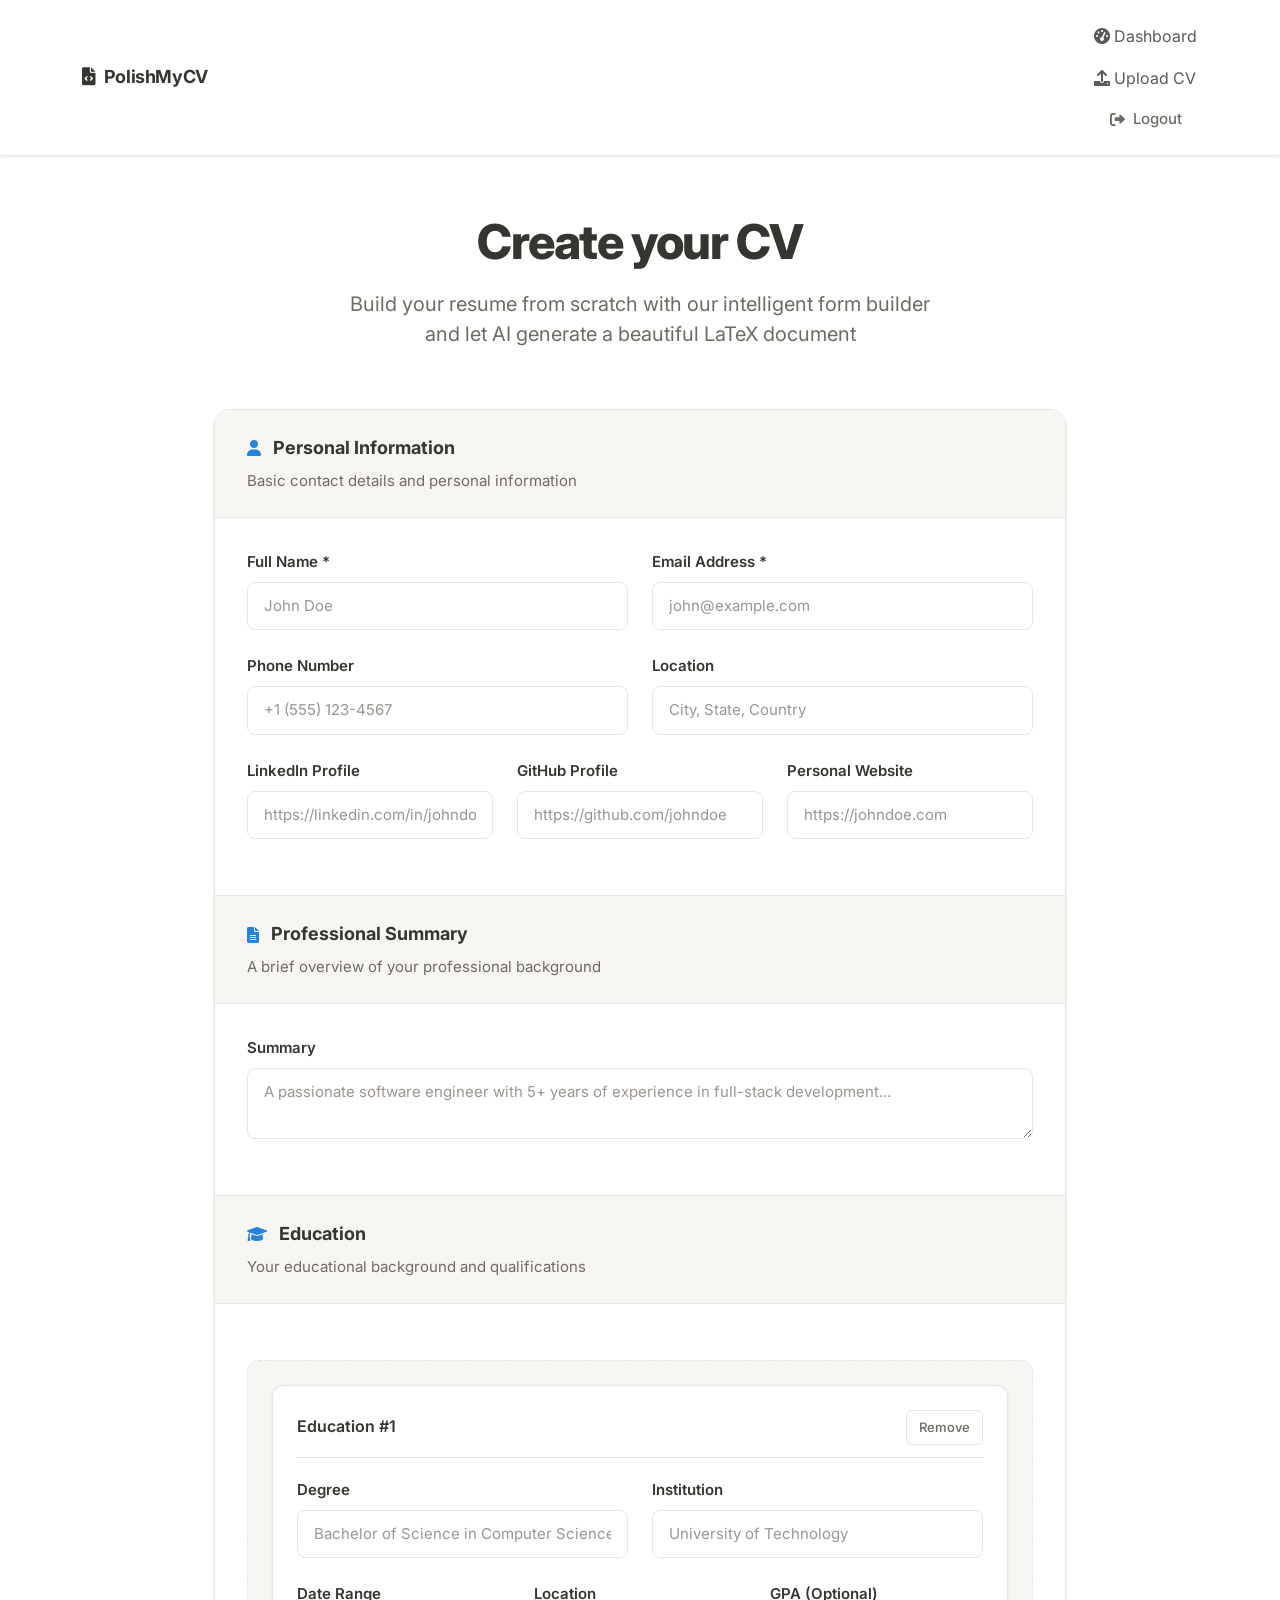
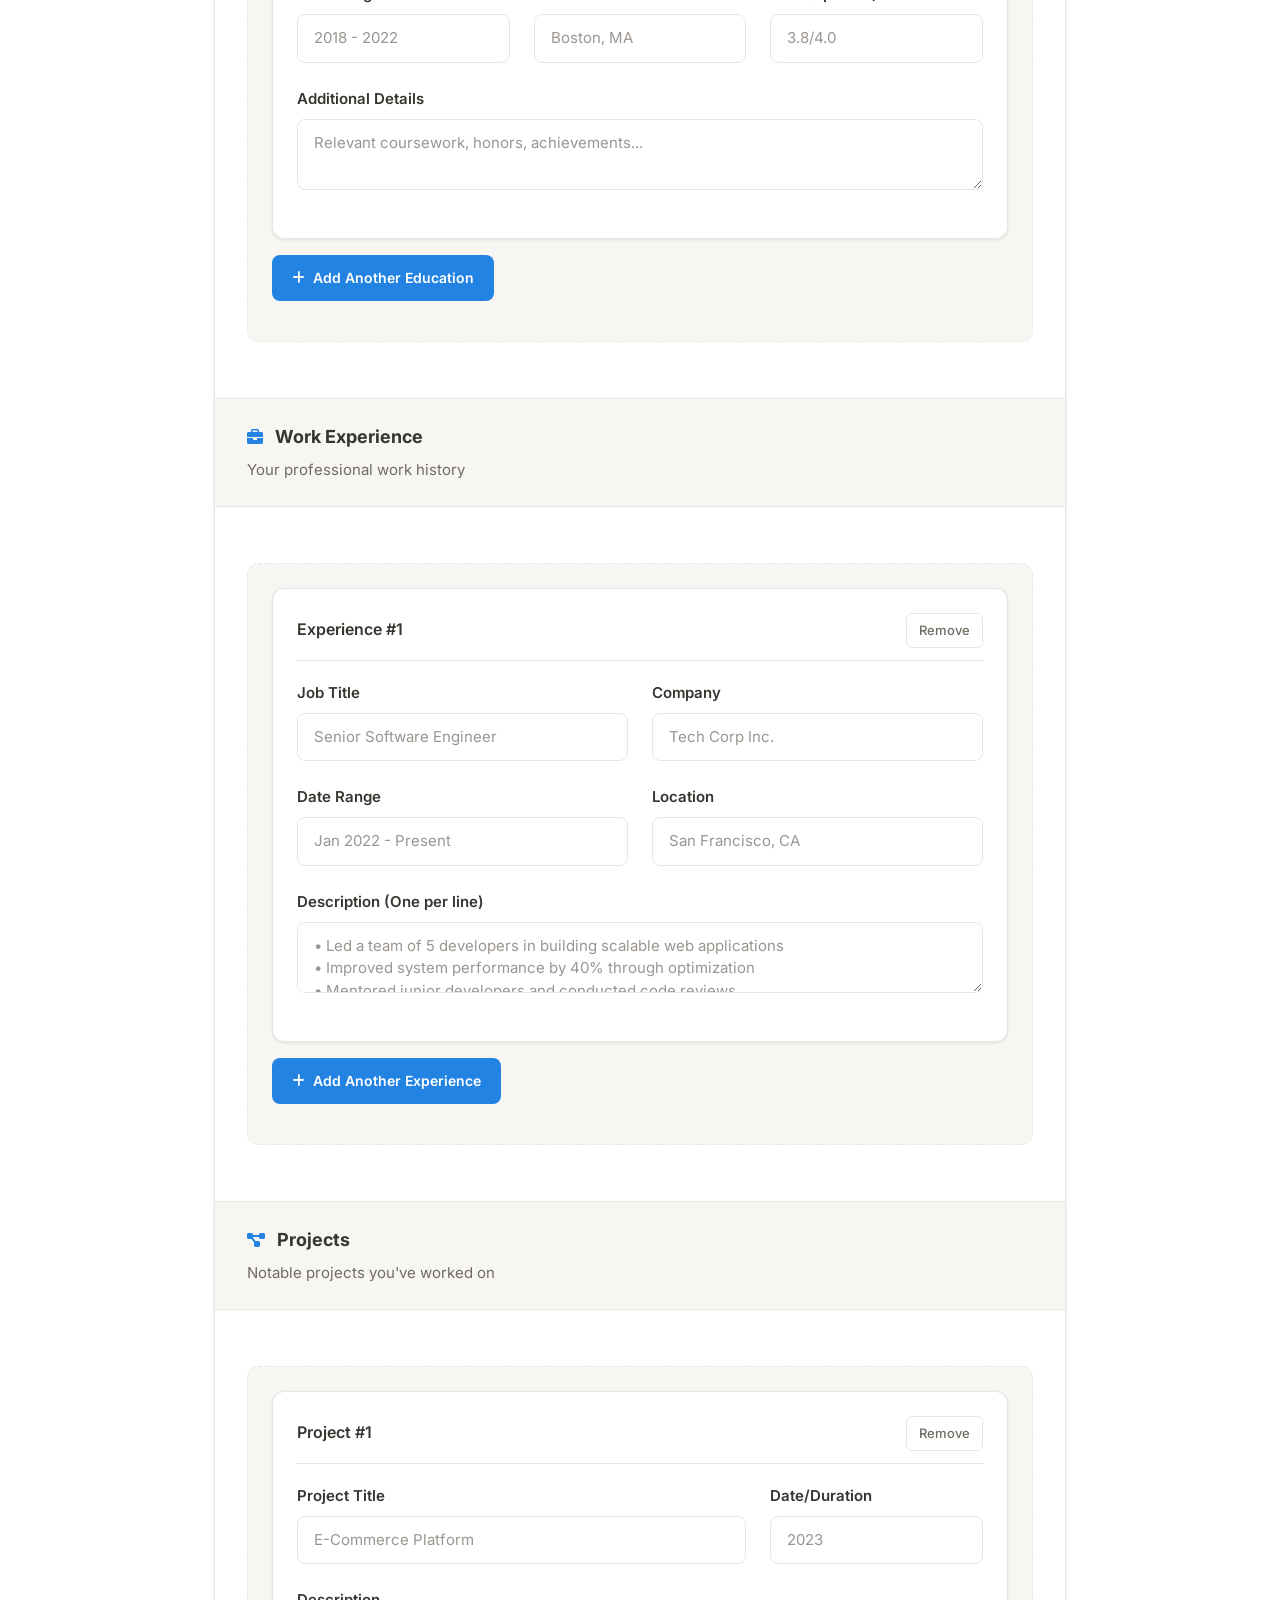
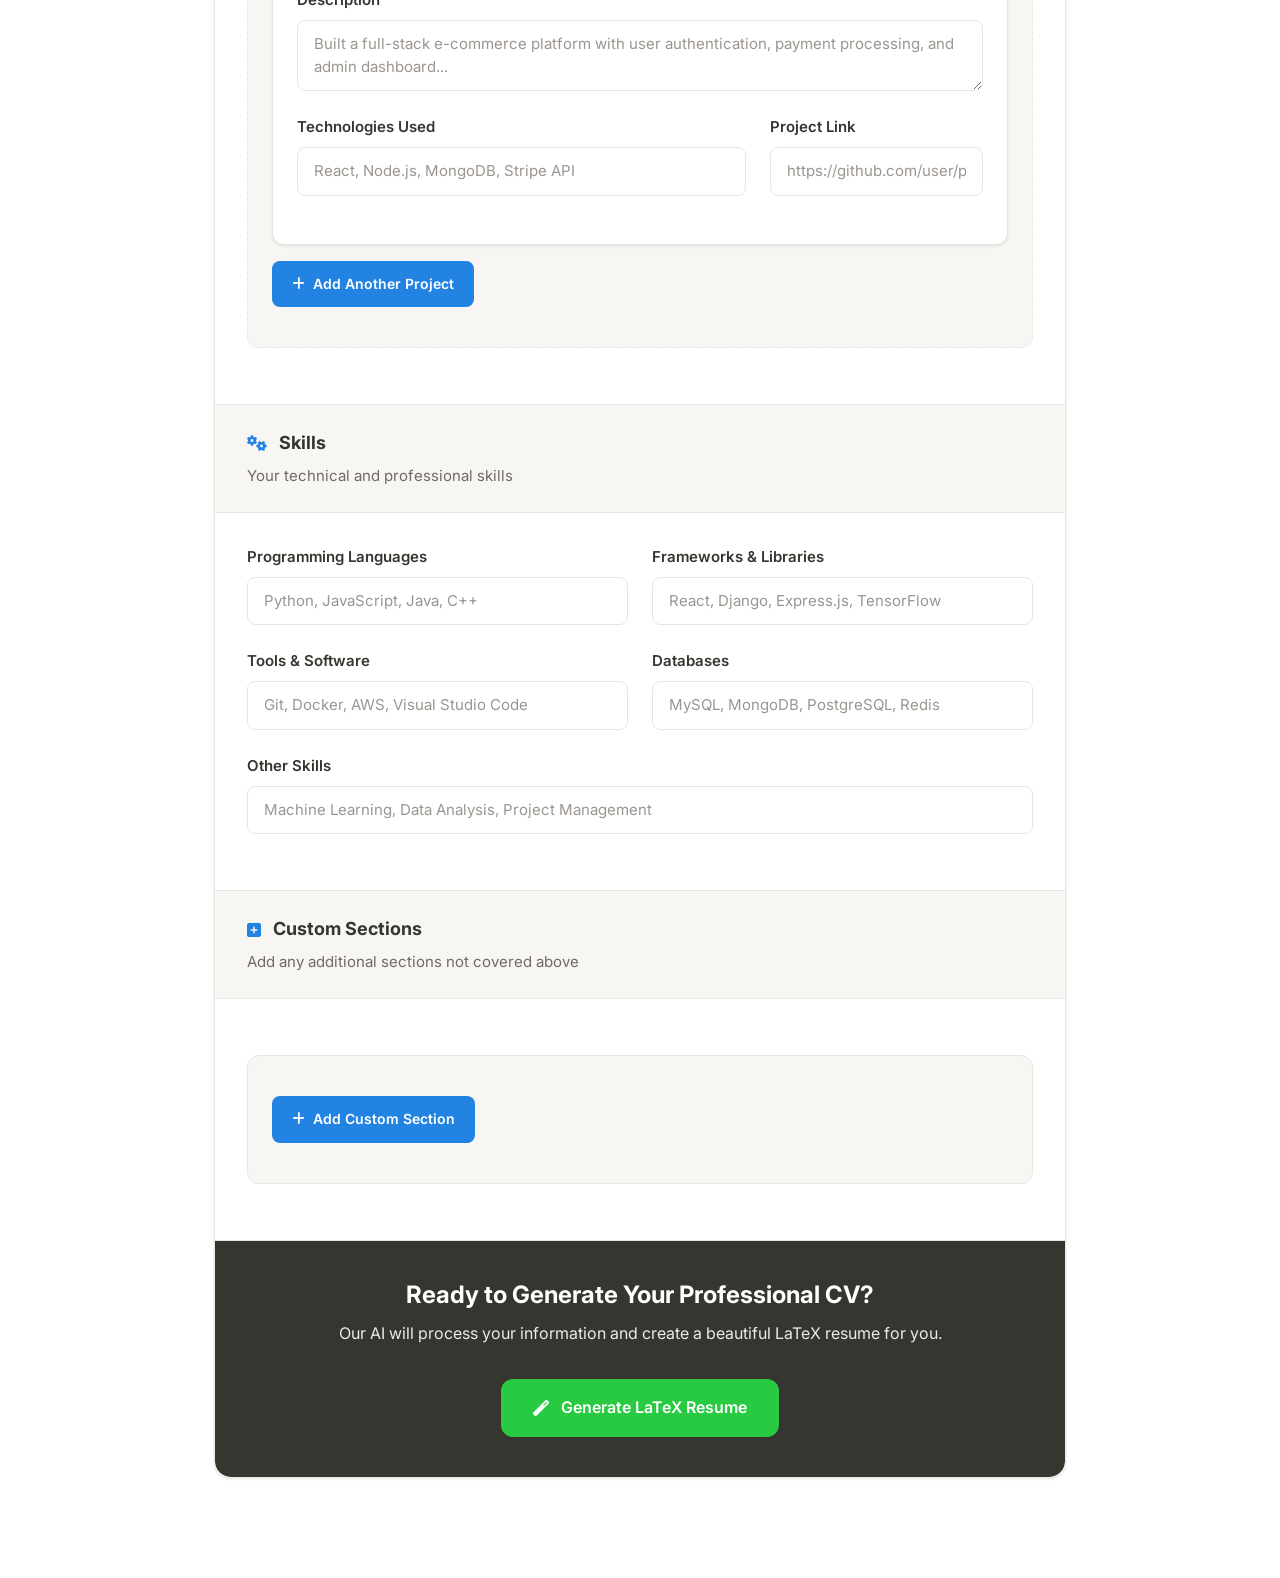
<file: templates/create_cv.html>
<!DOCTYPE html>
<html lang="en">
<head>
    <meta charset="UTF-8">
    <meta name="viewport" content="width=device-width, initial-scale=1.0">
    <title>Create CV - Polish My CV</title>
    <link href="https://cdn.jsdelivr.net/npm/bootstrap@5.3.0/dist/css/bootstrap.min.css" rel="stylesheet">
    <link href="https://cdnjs.cloudflare.com/ajax/libs/font-awesome/6.0.0/css/all.min.css" rel="stylesheet">
    <link rel="preconnect" href="https://fonts.googleapis.com">
    <link rel="preconnect" href="https://fonts.gstatic.com" crossorigin>
    <link href="https://fonts.googleapis.com/css2?family=Inter:wght@300;400;500;600;700;800&display=swap" rel="stylesheet">
    <style>
        :root {
            --notion-gray-100: #f7f6f3;
            --notion-gray-200: #e9e5e3;
            --notion-gray-300: #d1ccc7;
            --notion-gray-400: #9b9590;
            --notion-gray-500: #787066;
            --notion-gray-600: #5e5a52;
            --notion-text: #37352f;
            --notion-text-light: #6f6b62;
            --notion-blue: #2383e2;
            --notion-blue-light: #edf3ff;
            --notion-border: #e9e5e3;
            --notion-shadow: 0 1px 3px rgba(0, 0, 0, 0.1);
            --notion-shadow-hover: 0 4px 20px rgba(0, 0, 0, 0.08);
            --notion-shadow-active: 0 8px 32px rgba(0, 0, 0, 0.12);
            --notion-success: #28ca42;
            --notion-warning: #ffbd2e;
            --notion-error: #ff5f57;
        }

        * {
            margin: 0;
            padding: 0;
            box-sizing: border-box;
        }

        body {
            background: white;
            color: var(--notion-text);
            font-family: 'Inter', -apple-system, BlinkMacSystemFont, "Segoe UI", Helvetica, "Apple Color Emoji", Arial, sans-serif;
            line-height: 1.6;
            font-size: 16px;
            font-weight: 400;
            -webkit-font-smoothing: antialiased;
            -moz-osx-font-smoothing: grayscale;
            min-height: 100vh;
        }

        /* Navigation */
        .navbar {
            background: rgba(255, 255, 255, 0.95);
            backdrop-filter: blur(24px);
            -webkit-backdrop-filter: blur(24px);
            border-bottom: 1px solid var(--notion-border);
            padding: 16px 0;
            position: sticky;
            top: 0;
            width: 100%;
            z-index: 1000;
            box-shadow: var(--notion-shadow);
        }

        .navbar-brand {
            font-weight: 700;
            font-size: 18px;
            color: var(--notion-text) !important;
            text-decoration: none;
            letter-spacing: -0.02em;
            transition: all 0.2s ease;
        }

        .navbar-brand:hover {
            color: var(--notion-blue) !important;
        }

        .back-button {
            color: var(--notion-text-light);
            text-decoration: none;
            font-weight: 500;
            font-size: 15px;
            padding: 8px 16px;
            border-radius: 8px;
            transition: all 0.2s ease;
            display: inline-flex;
            align-items: center;
            gap: 8px;
        }

        .back-button:hover {
            background: var(--notion-gray-100);
            color: var(--notion-text);
        }

        /* Main Content */
        .main-container {
            max-width: 900px;
            margin: 0 auto;
            padding: 60px 24px 100px;
        }

        .page-header {
            text-align: center;
            margin-bottom: 60px;
            opacity: 0;
            animation: fadeInUp 0.8s ease-out 0.2s forwards;
        }

        .page-title {
            font-size: 48px;
            font-weight: 800;
            color: var(--notion-text);
            margin-bottom: 20px;
            letter-spacing: -0.03em;
            line-height: 1.1;
        }

        .page-subtitle {
            font-size: 20px;
            color: var(--notion-text-light);
            font-weight: 400;
            max-width: 600px;
            margin: 0 auto;
            line-height: 1.5;
        }

        /* Form Container */
        .form-container {
            background: white;
            border-radius: 16px;
            border: 1px solid var(--notion-border);
            box-shadow: var(--notion-shadow);
            padding: 0;
            overflow: hidden;
            opacity: 0;
            animation: fadeInUp 0.8s ease-out 0.4s forwards;
        }

        /* Section Headers */
        .section-header {
            background: var(--notion-gray-100);
            border-bottom: 1px solid var(--notion-border);
            padding: 24px 32px;
            margin: 0;
        }

        .section-title {
            font-size: 18px;
            font-weight: 700;
            color: var(--notion-text);
            margin-bottom: 6px;
            display: flex;
            align-items: center;
            gap: 12px;
        }

        .section-title i {
            color: var(--notion-blue);
            font-size: 16px;
        }

        .section-description {
            color: var(--notion-text-light);
            font-size: 15px;
            margin: 0;
        }

        /* Form Section */
        .form-section {
            padding: 32px;
            border-bottom: 1px solid var(--notion-border);
        }

        .form-section:last-child {
            border-bottom: none;
        }

        .form-group {
            margin-bottom: 24px;
        }

        .form-label {
            font-weight: 600;
            color: var(--notion-text);
            margin-bottom: 8px;
            display: block;
            font-size: 15px;
        }

        .form-control, .form-select {
            border: 1px solid var(--notion-border);
            border-radius: 8px;
            padding: 12px 16px;
            font-size: 15px;
            transition: all 0.2s ease;
            background: white;
            width: 100%;
            font-family: inherit;
            color: var(--notion-text);
        }

        .form-control:focus, .form-select:focus {
            border-color: var(--notion-blue);
            box-shadow: 0 0 0 3px var(--notion-blue-light);
            outline: none;
        }

        .form-control::placeholder {
            color: var(--notion-gray-400);
        }

        .textarea-auto {
            min-height: 100px;
            resize: vertical;
        }

        /* Dynamic Sections */
        .dynamic-section {
            border: 1px dashed var(--notion-border);
            border-radius: 12px;
            padding: 24px;
            margin: 24px 0;
            transition: all 0.2s ease;
            background: var(--notion-gray-100);
        }

        .dynamic-section:hover {
            border-color: var(--notion-blue);
            background: var(--notion-blue-light);
        }

        .dynamic-item {
            background: white;
            border-radius: 12px;
            padding: 24px;
            margin-bottom: 16px;
            border: 1px solid var(--notion-border);
            box-shadow: var(--notion-shadow);
            transition: all 0.2s ease;
        }

        .dynamic-item:hover {
            box-shadow: var(--notion-shadow-hover);
            transform: translateY(-2px);
        }

        .dynamic-item-header {
            display: flex;
            justify-content: space-between;
            align-items: center;
            margin-bottom: 20px;
            padding-bottom: 12px;
            border-bottom: 1px solid var(--notion-border);
        }

        .dynamic-item-title {
            font-weight: 600;
            color: var(--notion-text);
            font-size: 16px;
        }

        .btn-remove {
            background: transparent;
            color: var(--notion-text-light);
            border: 1px solid var(--notion-border);
            border-radius: 6px;
            padding: 6px 12px;
            font-size: 13px;
            font-weight: 500;
            cursor: pointer;
            transition: all 0.2s ease;
        }

        .btn-remove:hover {
            background: var(--notion-error);
            color: white;
            border-color: var(--notion-error);
        }

        .btn-add {
            background: var(--notion-blue);
            color: white;
            border: none;
            border-radius: 8px;
            padding: 12px 20px;
            font-weight: 600;
            font-size: 14px;
            cursor: pointer;
            transition: all 0.2s ease;
            display: flex;
            align-items: center;
            gap: 8px;
            margin: 16px 0;
        }

        .btn-add:hover {
            background: #1a75d1;
            transform: translateY(-1px);
            box-shadow: var(--notion-shadow-hover);
        }

        /* Custom Fields */
        .custom-fields-section {
            background: var(--notion-gray-100);
            border-radius: 12px;
            padding: 24px;
            margin: 24px 0;
            border: 1px solid var(--notion-border);
        }

        .custom-field {
            background: white;
            border: 1px solid var(--notion-border);
            border-radius: 8px;
            padding: 20px;
            margin-bottom: 16px;
            box-shadow: var(--notion-shadow);
        }

        .custom-field-header {
            display: flex;
            gap: 12px;
            margin-bottom: 16px;
        }

        /* Submit Section */
        .submit-section {
            background: var(--notion-text);
            color: white;
            padding: 40px 32px;
            text-align: center;
            border-radius: 0 0 16px 16px;
        }

        .submit-section h3 {
            font-size: 24px;
            font-weight: 700;
            margin-bottom: 12px;
        }

        .submit-section p {
            margin-bottom: 32px;
            opacity: 0.9;
            font-size: 16px;
        }

        .btn-generate {
            background: var(--notion-success);
            color: white;
            border: none;
            border-radius: 12px;
            padding: 16px 32px;
            font-size: 16px;
            font-weight: 600;
            cursor: pointer;
            transition: all 0.3s ease;
            display: inline-flex;
            align-items: center;
            gap: 12px;
            box-shadow: var(--notion-shadow);
        }

        .btn-generate:hover {
            background: #20a636;
            transform: translateY(-2px);
            box-shadow: var(--notion-shadow-hover);
        }

        .btn-generate:disabled {
            opacity: 0.6;
            cursor: not-allowed;
            transform: none;
        }

        .loading-spinner {
            display: none;
            width: 16px;
            height: 16px;
            border: 2px solid transparent;
            border-top: 2px solid white;
            border-radius: 50%;
            animation: spin 1s linear infinite;
        }

        /* Animations */
        @keyframes fadeInUp {
            from {
                opacity: 0;
                transform: translateY(30px);
            }
            to {
                opacity: 1;
                transform: translateY(0);
            }
        }

        @keyframes spin {
            0% { transform: rotate(0deg); }
            100% { transform: rotate(360deg); }
        }

        /* Responsive */
        @media (max-width: 768px) {
            .main-container {
                padding: 40px 16px 80px;
            }

            .page-title {
                font-size: 36px;
            }

            .page-subtitle {
                font-size: 18px;
            }

            .form-section {
                padding: 24px 20px;
            }

            .section-header {
                padding: 20px 20px;
            }

            .submit-section {
                padding: 32px 20px;
            }

            .dynamic-item-header {
                flex-direction: column;
                align-items: flex-start;
                gap: 12px;
            }

            .custom-field-header {
                flex-direction: column;
            }
        }
    </style>
</head>
<body>
    <!-- Navigation -->
    <nav class="navbar">
        <div class="container">
            <a class="navbar-brand" href="/">
                <i class="fas fa-file-code me-2"></i>PolishMyCV
            </a>
            <div class="navbar-nav">
                <a href="/dashboard" class="nav-link">
                    <i class="fas fa-tachometer-alt me-1"></i>Dashboard
                </a>
                <a href="/upload" class="nav-link">
                    <i class="fas fa-upload me-1"></i>Upload CV
                </a>
                <a href="/logout" class="back-button">
                    <i class="fas fa-sign-out-alt"></i>
                    Logout
                </a>
            </div>
        </div>
    </nav>

    <!-- Main Content -->
    <div class="main-container">
        <div class="page-header">
            <h1 class="page-title">Create your CV</h1>
            <p class="page-subtitle">
                Build your resume from scratch with our intelligent form builder and let AI generate a beautiful LaTeX document
            </p>
        </div>

        <div class="form-container">
            <form id="cvForm">
                <!-- Personal Information -->
                <div class="section-header">
                    <div class="section-title">
                        <i class="fas fa-user"></i>
                        Personal Information
                    </div>
                    <div class="section-description">Basic contact details and personal information</div>
                </div>

                <div class="form-section">
                    <div class="row">
                        <div class="col-md-6">
                            <div class="form-group">
                                <label class="form-label">Full Name *</label>
                                <input type="text" class="form-control" name="name" placeholder="John Doe" required>
                            </div>
                        </div>
                        <div class="col-md-6">
                            <div class="form-group">
                                <label class="form-label">Email Address *</label>
                                <input type="email" class="form-control" name="email" placeholder="john@example.com" required>
                            </div>
                        </div>
                    </div>

                    <div class="row">
                        <div class="col-md-6">
                            <div class="form-group">
                                <label class="form-label">Phone Number</label>
                                <input type="tel" class="form-control" name="phone" placeholder="+1 (555) 123-4567">
                            </div>
                        </div>
                        <div class="col-md-6">
                            <div class="form-group">
                                <label class="form-label">Location</label>
                                <input type="text" class="form-control" name="address" placeholder="City, State, Country">
                            </div>
                        </div>
                    </div>

                    <div class="row">
                        <div class="col-md-4">
                            <div class="form-group">
                                <label class="form-label">LinkedIn Profile</label>
                                <input type="url" class="form-control" name="linkedin" placeholder="https://linkedin.com/in/johndoe">
                            </div>
                        </div>
                        <div class="col-md-4">
                            <div class="form-group">
                                <label class="form-label">GitHub Profile</label>
                                <input type="url" class="form-control" name="github" placeholder="https://github.com/johndoe">
                            </div>
                        </div>
                        <div class="col-md-4">
                            <div class="form-group">
                                <label class="form-label">Personal Website</label>
                                <input type="url" class="form-control" name="website" placeholder="https://johndoe.com">
                            </div>
                        </div>
                    </div>
                </div>

                <!-- Professional Summary -->
                <div class="section-header">
                    <div class="section-title">
                        <i class="fas fa-file-text"></i>
                        Professional Summary
                    </div>
                    <div class="section-description">A brief overview of your professional background</div>
                </div>

                <div class="form-section">
                    <div class="form-group">
                        <label class="form-label">Summary</label>
                        <textarea class="form-control textarea-auto" name="summary" placeholder="A passionate software engineer with 5+ years of experience in full-stack development..."></textarea>
                    </div>
                </div>

                <!-- Education -->
                <div class="section-header">
                    <div class="section-title">
                        <i class="fas fa-graduation-cap"></i>
                        Education
                    </div>
                    <div class="section-description">Your educational background and qualifications</div>
                </div>

                <div class="form-section">
                    <div id="education-section" class="dynamic-section">
                        <div class="dynamic-item" data-section="education">
                            <div class="dynamic-item-header">
                                <div class="dynamic-item-title">Education #1</div>
                                <button type="button" class="btn-remove" onclick="removeItem(this)">Remove</button>
                            </div>
                            <div class="row">
                                <div class="col-md-6">
                                    <div class="form-group">
                                        <label class="form-label">Degree</label>
                                        <input type="text" class="form-control" name="education[0][degree]" placeholder="Bachelor of Science in Computer Science">
                                    </div>
                                </div>
                                <div class="col-md-6">
                                    <div class="form-group">
                                        <label class="form-label">Institution</label>
                                        <input type="text" class="form-control" name="education[0][institution]" placeholder="University of Technology">
                                    </div>
                                </div>
                            </div>
                            <div class="row">
                                <div class="col-md-4">
                                    <div class="form-group">
                                        <label class="form-label">Date Range</label>
                                        <input type="text" class="form-control" name="education[0][date]" placeholder="2018 - 2022">
                                    </div>
                                </div>
                                <div class="col-md-4">
                                    <div class="form-group">
                                        <label class="form-label">Location</label>
                                        <input type="text" class="form-control" name="education[0][location]" placeholder="Boston, MA">
                                    </div>
                                </div>
                                <div class="col-md-4">
                                    <div class="form-group">
                                        <label class="form-label">GPA (Optional)</label>
                                        <input type="text" class="form-control" name="education[0][gpa]" placeholder="3.8/4.0">
                                    </div>
                                </div>
                            </div>
                            <div class="form-group">
                                <label class="form-label">Additional Details</label>
                                <textarea class="form-control" name="education[0][details]" placeholder="Relevant coursework, honors, achievements..."></textarea>
                            </div>
                        </div>
                        <button type="button" class="btn-add" onclick="addEducation()">
                            <i class="fas fa-plus"></i> Add Another Education
                        </button>
                    </div>
                </div>

                <!-- Experience -->
                <div class="section-header">
                    <div class="section-title">
                        <i class="fas fa-briefcase"></i>
                        Work Experience
                    </div>
                    <div class="section-description">Your professional work history</div>
                </div>

                <div class="form-section">
                    <div id="experience-section" class="dynamic-section">
                        <div class="dynamic-item" data-section="experience">
                            <div class="dynamic-item-header">
                                <div class="dynamic-item-title">Experience #1</div>
                                <button type="button" class="btn-remove" onclick="removeItem(this)">Remove</button>
                            </div>
                            <div class="row">
                                <div class="col-md-6">
                                    <div class="form-group">
                                        <label class="form-label">Job Title</label>
                                        <input type="text" class="form-control" name="experience[0][title]" placeholder="Senior Software Engineer">
                                    </div>
                                </div>
                                <div class="col-md-6">
                                    <div class="form-group">
                                        <label class="form-label">Company</label>
                                        <input type="text" class="form-control" name="experience[0][company]" placeholder="Tech Corp Inc.">
                                    </div>
                                </div>
                            </div>
                            <div class="row">
                                <div class="col-md-6">
                                    <div class="form-group">
                                        <label class="form-label">Date Range</label>
                                        <input type="text" class="form-control" name="experience[0][date]" placeholder="Jan 2022 - Present">
                                    </div>
                                </div>
                                <div class="col-md-6">
                                    <div class="form-group">
                                        <label class="form-label">Location</label>
                                        <input type="text" class="form-control" name="experience[0][location]" placeholder="San Francisco, CA">
                                    </div>
                                </div>
                            </div>
                            <div class="form-group">
                                <label class="form-label">Description (One per line)</label>
                                <textarea class="form-control textarea-auto" name="experience[0][description]" placeholder="• Led a team of 5 developers in building scalable web applications&#10;• Improved system performance by 40% through optimization&#10;• Mentored junior developers and conducted code reviews"></textarea>
                            </div>
                        </div>
                        <button type="button" class="btn-add" onclick="addExperience()">
                            <i class="fas fa-plus"></i> Add Another Experience
                        </button>
                    </div>
                </div>

                <!-- Projects -->
                <div class="section-header">
                    <div class="section-title">
                        <i class="fas fa-project-diagram"></i>
                        Projects
                    </div>
                    <div class="section-description">Notable projects you've worked on</div>
                </div>

                <div class="form-section">
                    <div id="projects-section" class="dynamic-section">
                        <div class="dynamic-item" data-section="projects">
                            <div class="dynamic-item-header">
                                <div class="dynamic-item-title">Project #1</div>
                                <button type="button" class="btn-remove" onclick="removeItem(this)">Remove</button>
                            </div>
                            <div class="row">
                                <div class="col-md-8">
                                    <div class="form-group">
                                        <label class="form-label">Project Title</label>
                                        <input type="text" class="form-control" name="projects[0][title]" placeholder="E-Commerce Platform">
                                    </div>
                                </div>
                                <div class="col-md-4">
                                    <div class="form-group">
                                        <label class="form-label">Date/Duration</label>
                                        <input type="text" class="form-control" name="projects[0][date]" placeholder="2023">
                                    </div>
                                </div>
                            </div>
                            <div class="form-group">
                                <label class="form-label">Description</label>
                                <textarea class="form-control" name="projects[0][description]" placeholder="Built a full-stack e-commerce platform with user authentication, payment processing, and admin dashboard..."></textarea>
                            </div>
                            <div class="row">
                                <div class="col-md-8">
                                    <div class="form-group">
                                        <label class="form-label">Technologies Used</label>
                                        <input type="text" class="form-control" name="projects[0][technologies]" placeholder="React, Node.js, MongoDB, Stripe API">
                                    </div>
                                </div>
                                <div class="col-md-4">
                                    <div class="form-group">
                                        <label class="form-label">Project Link</label>
                                        <input type="url" class="form-control" name="projects[0][link]" placeholder="https://github.com/user/project">
                                    </div>
                                </div>
                            </div>
                        </div>
                        <button type="button" class="btn-add" onclick="addProject()">
                            <i class="fas fa-plus"></i> Add Another Project
                        </button>
                    </div>
                </div>

                <!-- Skills -->
                <div class="section-header">
                    <div class="section-title">
                        <i class="fas fa-cogs"></i>
                        Skills
                    </div>
                    <div class="section-description">Your technical and professional skills</div>
                </div>

                <div class="form-section">
                    <div class="row">
                        <div class="col-md-6">
                            <div class="form-group">
                                <label class="form-label">Programming Languages</label>
                                <input type="text" class="form-control" name="skills[languages]" placeholder="Python, JavaScript, Java, C++">
                            </div>
                        </div>
                        <div class="col-md-6">
                            <div class="form-group">
                                <label class="form-label">Frameworks & Libraries</label>
                                <input type="text" class="form-control" name="skills[frameworks]" placeholder="React, Django, Express.js, TensorFlow">
                            </div>
                        </div>
                    </div>

                    <div class="row">
                        <div class="col-md-6">
                            <div class="form-group">
                                <label class="form-label">Tools & Software</label>
                                <input type="text" class="form-control" name="skills[tools]" placeholder="Git, Docker, AWS, Visual Studio Code">
                            </div>
                        </div>
                        <div class="col-md-6">
                            <div class="form-group">
                                <label class="form-label">Databases</label>
                                <input type="text" class="form-control" name="skills[databases]" placeholder="MySQL, MongoDB, PostgreSQL, Redis">
                            </div>
                        </div>
                    </div>

                    <div class="form-group">
                        <label class="form-label">Other Skills</label>
                        <input type="text" class="form-control" name="skills[other]" placeholder="Machine Learning, Data Analysis, Project Management">
                    </div>
                </div>

                <!-- Custom Fields -->
                <div class="section-header">
                    <div class="section-title">
                        <i class="fas fa-plus-square"></i>
                        Custom Sections
                    </div>
                    <div class="section-description">Add any additional sections not covered above</div>
                </div>

                <div class="form-section">
                    <div id="custom-fields-section" class="custom-fields-section">
                        <div id="custom-fields-container">
                            <!-- Custom fields will be added here dynamically -->
                        </div>
                        <button type="button" class="btn-add" onclick="addCustomField()">
                            <i class="fas fa-plus"></i> Add Custom Section
                        </button>
                    </div>
                </div>

                <!-- Submit Section -->
                <div class="submit-section">
                    <h3>Ready to Generate Your Professional CV?</h3>
                    <p>Our AI will process your information and create a beautiful LaTeX resume for you.</p>
                    <button type="submit" class="btn-generate">
                        <div class="loading-spinner"></div>
                        <i class="fas fa-magic"></i>
                        Generate LaTeX Resume
                    </button>
                </div>
            </form>
        </div>
    </div>

    <script src="https://cdn.jsdelivr.net/npm/bootstrap@5.3.0/dist/js/bootstrap.bundle.min.js"></script>
    <script>
        let educationCount = 1;
        let experienceCount = 1;
        let projectCount = 1;
        let customFieldCount = 0;

        function addEducation() {
            const container = document.getElementById('education-section');
            const template = `
                <div class="dynamic-item" data-section="education">
                    <div class="dynamic-item-header">
                        <div class="dynamic-item-title">Education #${educationCount + 1}</div>
                        <button type="button" class="btn-remove" onclick="removeItem(this)">Remove</button>
                    </div>
                    <div class="row">
                        <div class="col-md-6">
                            <div class="form-group">
                                <label class="form-label">Degree</label>
                                <input type="text" class="form-control" name="education[${educationCount}][degree]" placeholder="Bachelor of Science in Computer Science">
                            </div>
                        </div>
                        <div class="col-md-6">
                            <div class="form-group">
                                <label class="form-label">Institution</label>
                                <input type="text" class="form-control" name="education[${educationCount}][institution]" placeholder="University of Technology">
                            </div>
                        </div>
                    </div>
                    <div class="row">
                        <div class="col-md-4">
                            <div class="form-group">
                                <label class="form-label">Date Range</label>
                                <input type="text" class="form-control" name="education[${educationCount}][date]" placeholder="2018 - 2022">
                            </div>
                        </div>
                        <div class="col-md-4">
                            <div class="form-group">
                                <label class="form-label">Location</label>
                                <input type="text" class="form-control" name="education[${educationCount}][location]" placeholder="Boston, MA">
                            </div>
                        </div>
                        <div class="col-md-4">
                            <div class="form-group">
                                <label class="form-label">GPA (Optional)</label>
                                <input type="text" class="form-control" name="education[${educationCount}][gpa]" placeholder="3.8/4.0">
                            </div>
                        </div>
                    </div>
                    <div class="form-group">
                        <label class="form-label">Additional Details</label>
                        <textarea class="form-control" name="education[${educationCount}][details]" placeholder="Relevant coursework, honors, achievements..."></textarea>
                    </div>
                </div>
            `;
            
            const addButton = container.querySelector('.btn-add');
            addButton.insertAdjacentHTML('beforebegin', template);
            educationCount++;
        }

        function addExperience() {
            const container = document.getElementById('experience-section');
            const template = `
                <div class="dynamic-item" data-section="experience">
                    <div class="dynamic-item-header">
                        <div class="dynamic-item-title">Experience #${experienceCount + 1}</div>
                        <button type="button" class="btn-remove" onclick="removeItem(this)">Remove</button>
                    </div>
                    <div class="row">
                        <div class="col-md-6">
                            <div class="form-group">
                                <label class="form-label">Job Title</label>
                                <input type="text" class="form-control" name="experience[${experienceCount}][title]" placeholder="Senior Software Engineer">
                            </div>
                        </div>
                        <div class="col-md-6">
                            <div class="form-group">
                                <label class="form-label">Company</label>
                                <input type="text" class="form-control" name="experience[${experienceCount}][company]" placeholder="Tech Corp Inc.">
                            </div>
                        </div>
                    </div>
                    <div class="row">
                        <div class="col-md-6">
                            <div class="form-group">
                                <label class="form-label">Date Range</label>
                                <input type="text" class="form-control" name="experience[${experienceCount}][date]" placeholder="Jan 2022 - Present">
                            </div>
                        </div>
                        <div class="col-md-6">
                            <div class="form-group">
                                <label class="form-label">Location</label>
                                <input type="text" class="form-control" name="experience[${experienceCount}][location]" placeholder="San Francisco, CA">
                            </div>
                        </div>
                    </div>
                    <div class="form-group">
                        <label class="form-label">Description (One per line)</label>
                        <textarea class="form-control textarea-auto" name="experience[${experienceCount}][description]" placeholder="• Led a team of 5 developers in building scalable web applications&#10;• Improved system performance by 40% through optimization&#10;• Mentored junior developers and conducted code reviews"></textarea>
                    </div>
                </div>
            `;
            
            const addButton = container.querySelector('.btn-add');
            addButton.insertAdjacentHTML('beforebegin', template);
            experienceCount++;
        }

        function addProject() {
            const container = document.getElementById('projects-section');
            const template = `
                <div class="dynamic-item" data-section="projects">
                    <div class="dynamic-item-header">
                        <div class="dynamic-item-title">Project #${projectCount + 1}</div>
                        <button type="button" class="btn-remove" onclick="removeItem(this)">Remove</button>
                    </div>
                    <div class="row">
                        <div class="col-md-8">
                            <div class="form-group">
                                <label class="form-label">Project Title</label>
                                <input type="text" class="form-control" name="projects[${projectCount}][title]" placeholder="E-Commerce Platform">
                            </div>
                        </div>
                        <div class="col-md-4">
                            <div class="form-group">
                                <label class="form-label">Date/Duration</label>
                                <input type="text" class="form-control" name="projects[${projectCount}][date]" placeholder="2023">
                            </div>

                        </div>
                    </div>

                    <div class="form-group">
                        <label class="form-label">Description</label>
                        <textarea class="form-control" name="projects[${projectCount}][description]" placeholder="Built a full-stack e-commerce platform with user authentication, payment processing, and admin dashboard..."></textarea>
                    </div>
                    <div class="row">
                        <div class="col-md-8">
                            <div class="form-group">
                                <label class="form-label">Technologies Used</label>
                                <input type="text" class="form-control" name="projects[${projectCount}][technologies]" placeholder="React, Node.js, MongoDB, Stripe API">
                            </div>
                        </div>
                        <div class="col-md-4">
                            <div class="form-group">
                                <label class="form-label">Project Link</label>
                                <input type="url" class="form-control" name="projects[${projectCount}][link]" placeholder="https://github.com/user/project">
                            </div>
                        </div>
                    </div>
                </div>
            `;
            
            const addButton = container.querySelector('.btn-add');
            addButton.insertAdjacentHTML('beforebegin', template);
            projectCount++;
        }

        function addCustomField() {
            const container = document.getElementById('custom-fields-container');
            const template = `
                <div class="custom-field">
                    <div class="custom-field-header">
                        <div class="form-group" style="margin-bottom: 0; flex-grow: 1;">
                            <input type="text" class="form-control" name="custom[${customFieldCount}][title]" placeholder="Section Title (e.g., Certifications, Languages, Awards)">
                        </div>
                        <button type="button" class="btn-remove" onclick="removeCustomField(this)" style="margin-left: 12px;">Remove</button>
                    </div>
                    <div class="form-group">
                        <textarea class="form-control textarea-auto" name="custom[${customFieldCount}][content]" placeholder="Add the content for this section...&#10;&#10;For lists, separate items with new lines:&#10;• Certification 1&#10;• Certification 2&#10;• Certification 3"></textarea>
                    </div>
                </div>
            `;
            
            container.insertAdjacentHTML('beforeend', template);
            customFieldCount++;
        }

        function removeItem(button) {
            const item = button.closest('.dynamic-item');
            item.remove();
        }

        function removeCustomField(button) {
            const field = button.closest('.custom-field');
            field.remove();
        }

        // Form submission
        document.getElementById('cvForm').addEventListener('submit', function(e) {
            e.preventDefault();
            
            const submitButton = document.querySelector('.btn-generate');
            const spinner = document.querySelector('.loading-spinner');
            const icon = submitButton.querySelector('.fas');
            
            // Show loading state
            submitButton.disabled = true;
            spinner.style.display = 'block';
            icon.style.display = 'none';
            submitButton.innerHTML = submitButton.innerHTML.replace('Generate LaTeX Resume', 'Processing...');
            
            // Collect form data
            const formData = new FormData(this);
            const data = {};
            
            // Convert FormData to nested object
            for (let [key, value] of formData.entries()) {
                if (key.includes('[') && key.includes(']')) {
                    // Handle nested arrays like education[0][degree]
                    const match = key.match(/(\w+)\[(\d+)\]\[(\w+)\]/);
                    if (match) {
                        const [, section, index, field] = match;
                        if (!data[section]) data[section] = [];
                        if (!data[section][index]) data[section][index] = {};
                        data[section][index][field] = value;
                    } else {
                        // Handle simple nested objects like skills[languages]
                        const match2 = key.match(/(\w+)\[(\w+)\]/);
                        if (match2) {
                            const [, section, field] = match2;
                            if (!data[section]) data[section] = {};
                            data[section][field] = value;
                        }
                    }
                } else {
                    data[key] = value;
                }
            }
            
            // Handle custom fields
            if (data.custom) {
                const customSections = [];
                Object.values(data.custom).forEach(custom => {
                    if (custom.title && custom.content) {
                        customSections.push({
                            title: custom.title,
                            content: custom.content
                        });
                    }
                });
                data.custom = customSections;
            }
            
            // Clean up empty arrays and objects
            Object.keys(data).forEach(key => {
                if (Array.isArray(data[key])) {
                    data[key] = data[key].filter(item => 
                        item && Object.values(item).some(val => val && val.trim())
                    );
                }
            });
            
            console.log('Form data:', data);
            
            // Send to backend
            fetch('/api/create-cv', {
                method: 'POST',
                headers: {
                    'Content-Type': 'application/json',
                },
                body: JSON.stringify(data)
            })
            .then(response => response.json())
            .then(result => {
                if (result.success) {
                    // Redirect to result page
                    window.location.href = `/result?latex_file=${result.latex_file}&pdf_file=${result.pdf_file}`;
                } else {
                    alert('Error: ' + result.error);
                    // Reset button state
                    submitButton.disabled = false;
                    spinner.style.display = 'none';
                    icon.style.display = 'inline-block';
                    submitButton.innerHTML = submitButton.innerHTML.replace('Processing...', 'Generate LaTeX Resume');
                }
            })
            .catch(error => {
                console.error('Error:', error);
                alert('An error occurred while processing your CV. Please try again.');
                // Reset button state
                submitButton.disabled = false;
                spinner.style.display = 'none';
                icon.style.display = 'inline-block';
                submitButton.innerHTML = submitButton.innerHTML.replace('Processing...', 'Generate LaTeX Resume');
            });
        });

        // Enhanced animations on scroll
        document.addEventListener('DOMContentLoaded', function() {
            // Add smooth entrance animations
            const elements = document.querySelectorAll('.form-container, .page-header');
            
            const observer = new IntersectionObserver((entries) => {
                entries.forEach(entry => {
                    if (entry.isIntersecting) {
                        entry.target.style.opacity = '1';
                        entry.target.style.transform = 'translateY(0)';
                    }
                });
            }, { threshold: 0.1 });

            elements.forEach(el => {
                observer.observe(el);
            });

            // Add focus animations for form elements
            const formElements = document.querySelectorAll('.form-control, .form-select');
            formElements.forEach(element => {
                element.addEventListener('focus', function() {
                    this.style.transform = 'scale(1.02)';
                });
                
                element.addEventListener('blur', function() {
                    this.style.transform = 'scale(1)';
                });
            });
        });
    </script>
</body>
</html> </body>
</html>
</file>
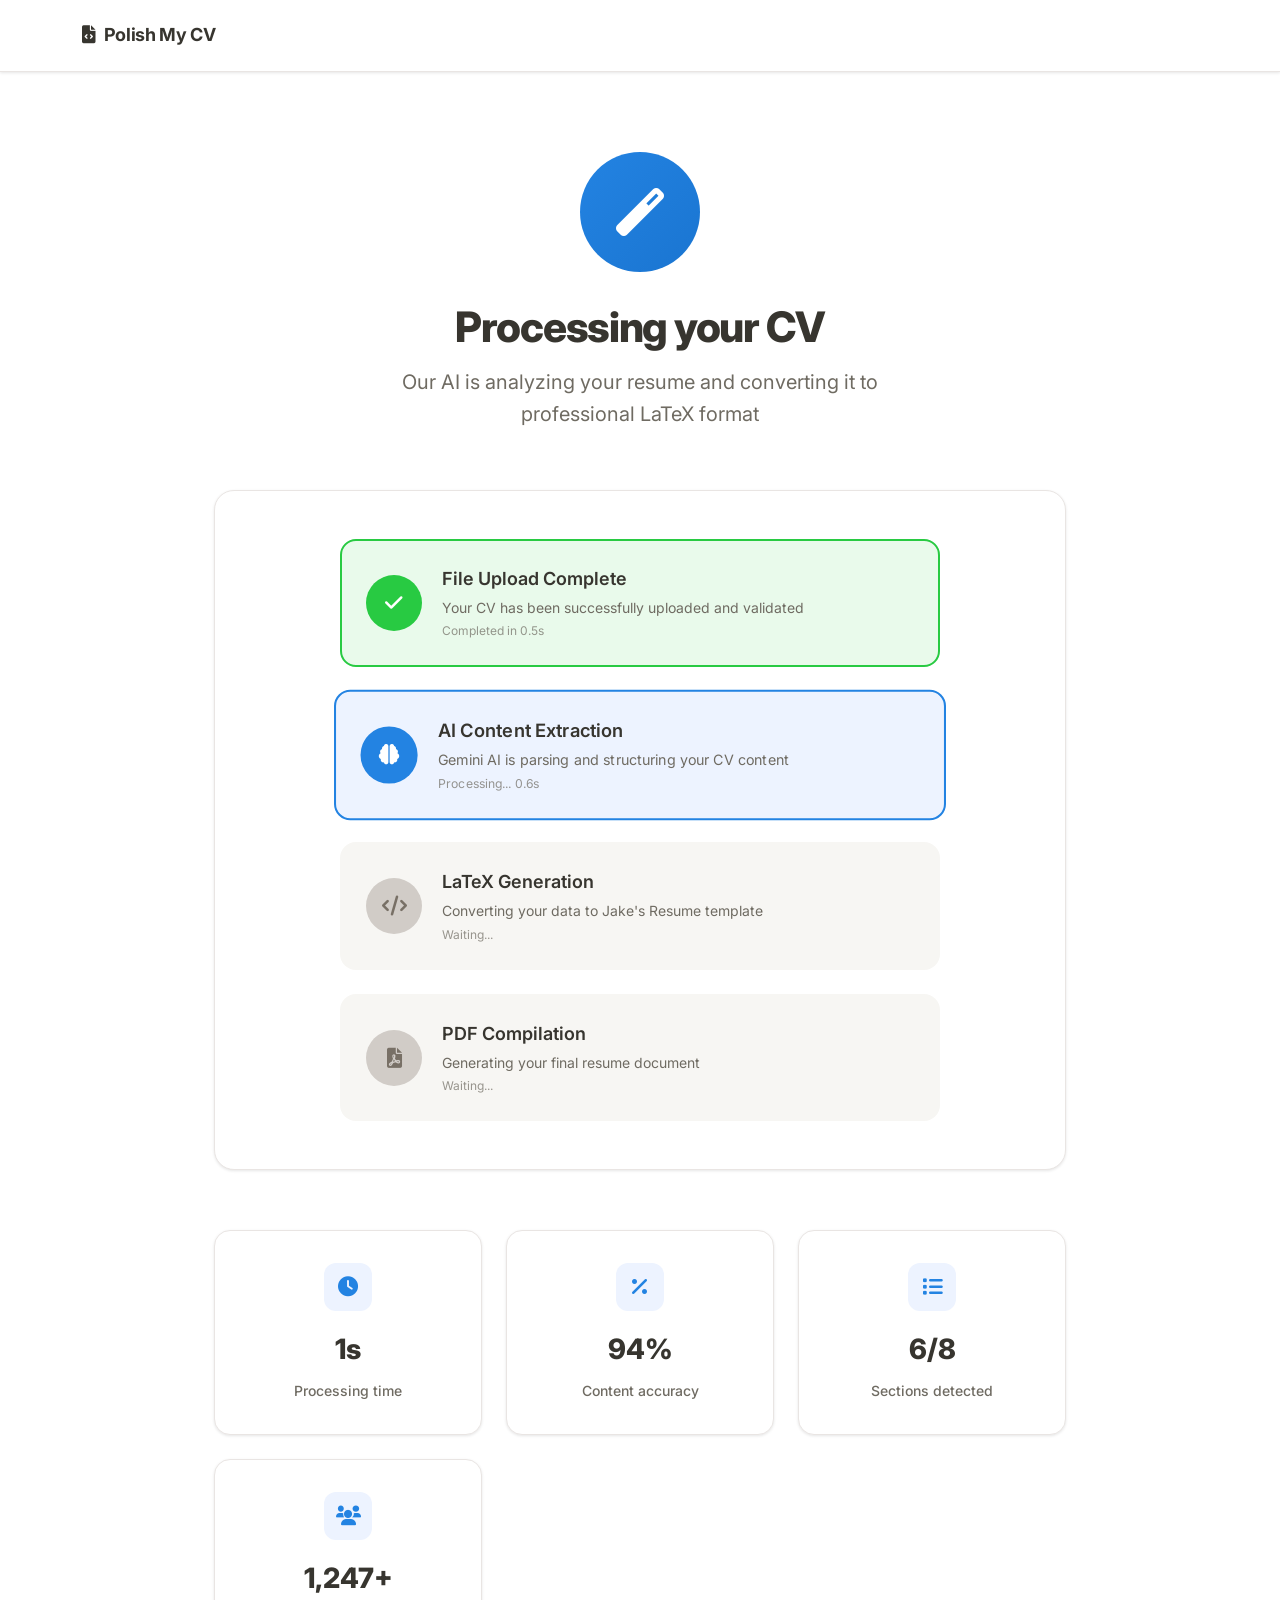
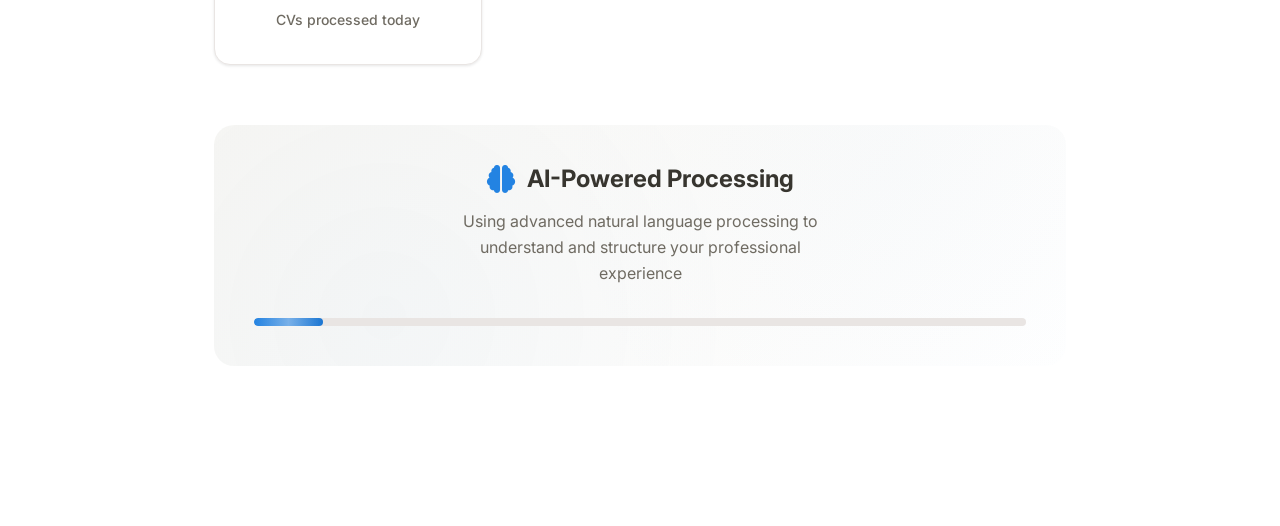
<file: templates/processing.html>
<!DOCTYPE html>
<html lang="en">
<head>
    <meta charset="UTF-8">
    <meta name="viewport" content="width=device-width, initial-scale=1.0">
    <title>Processing Your CV - Polish My CV</title>
    <link href="https://cdn.jsdelivr.net/npm/bootstrap@5.3.0/dist/css/bootstrap.min.css" rel="stylesheet">
    <link href="https://cdnjs.cloudflare.com/ajax/libs/font-awesome/6.0.0/css/all.min.css" rel="stylesheet">
    <link rel="preconnect" href="https://fonts.googleapis.com">
    <link rel="preconnect" href="https://fonts.gstatic.com" crossorigin>
    <link href="https://fonts.googleapis.com/css2?family=Inter:wght@300;400;500;600;700;800&display=swap" rel="stylesheet">
    <style>
        :root {
            --notion-gray-100: #f7f6f3;
            --notion-gray-200: #e9e5e3;
            --notion-gray-300: #d1ccc7;
            --notion-gray-400: #9b9590;
            --notion-gray-500: #787066;
            --notion-gray-600: #5e5a52;
            --notion-text: #37352f;
            --notion-text-light: #6f6b62;
            --notion-blue: #2383e2;
            --notion-blue-light: #edf3ff;
            --notion-border: #e9e5e3;
            --notion-shadow: 0 1px 3px rgba(0, 0, 0, 0.1);
            --notion-shadow-hover: 0 4px 20px rgba(0, 0, 0, 0.08);
            --notion-shadow-active: 0 8px 32px rgba(0, 0, 0, 0.12);
            --notion-success: #28ca42;
            --notion-warning: #ffbd2e;
            --notion-error: #ff5f57;
        }

        * {
            margin: 0;
            padding: 0;
            box-sizing: border-box;
        }

        body {
            background: white;
            color: var(--notion-text);
            font-family: 'Inter', -apple-system, BlinkMacSystemFont, "Segoe UI", Helvetica, "Apple Color Emoji", Arial, sans-serif;
            line-height: 1.6;
            font-size: 16px;
            font-weight: 400;
            -webkit-font-smoothing: antialiased;
            -moz-osx-font-smoothing: grayscale;
            min-height: 100vh;
            overflow-x: hidden;
        }

        /* Navigation */
        .navbar {
            background: rgba(255, 255, 255, 0.95);
            backdrop-filter: blur(24px);
            -webkit-backdrop-filter: blur(24px);
            border-bottom: 1px solid var(--notion-border);
            padding: 16px 0;
            position: sticky;
            top: 0;
            width: 100%;
            z-index: 1000;
            box-shadow: var(--notion-shadow);
        }

        .navbar-brand {
            font-weight: 700;
            font-size: 18px;
            color: var(--notion-text) !important;
            text-decoration: none;
            letter-spacing: -0.02em;
            transition: all 0.2s ease;
        }

        .navbar-brand:hover {
            color: var(--notion-blue) !important;
        }

        /* Main Container */
        .main-container {
            max-width: 900px;
            margin: 0 auto;
            padding: 80px 24px 100px;
            text-align: center;
        }

        /* Processing Header */
        .processing-header {
            margin-bottom: 60px;
            opacity: 0;
            animation: fadeInUp 0.8s ease-out 0.2s forwards;
        }

        .processing-icon {
            width: 120px;
            height: 120px;
            background: linear-gradient(135deg, var(--notion-blue) 0%, #1a75d1 100%);
            border-radius: 50%;
            display: flex;
            align-items: center;
            justify-content: center;
            margin: 0 auto 32px;
            font-size: 48px;
            color: white;
            position: relative;
            overflow: hidden;
        }

        .processing-icon::before {
            content: '';
            position: absolute;
            top: 0;
            left: -100%;
            width: 100%;
            height: 100%;
            background: linear-gradient(90deg, transparent, rgba(255,255,255,0.3), transparent);
            animation: shimmer 2s infinite;
        }

        @keyframes shimmer {
            0% { left: -100%; }
            100% { left: 100%; }
        }

        .processing-title {
            font-size: 42px;
            font-weight: 800;
            color: var(--notion-text);
            margin-bottom: 16px;
            letter-spacing: -0.03em;
            line-height: 1.1;
        }

        .processing-subtitle {
            font-size: 20px;
            color: var(--notion-text-light);
            margin-bottom: 32px;
            max-width: 500px;
            margin-left: auto;
            margin-right: auto;
        }

        /* Progress Steps */
        .progress-container {
            background: white;
            border-radius: 20px;
            border: 1px solid var(--notion-border);
            padding: 48px;
            margin-bottom: 60px;
            box-shadow: var(--notion-shadow);
            opacity: 0;
            animation: fadeInUp 0.8s ease-out 0.4s forwards;
        }

        .progress-steps {
            display: flex;
            flex-direction: column;
            gap: 24px;
            max-width: 600px;
            margin: 0 auto;
        }

        .progress-step {
            display: flex;
            align-items: center;
            padding: 24px;
            border-radius: 16px;
            background: var(--notion-gray-100);
            border: 2px solid transparent;
            transition: all 0.4s ease;
            position: relative;
            overflow: hidden;
        }

        .progress-step.active {
            background: var(--notion-blue-light);
            border-color: var(--notion-blue);
            transform: scale(1.02);
        }

        .progress-step.completed {
            background: rgba(40, 202, 66, 0.1);
            border-color: var(--notion-success);
        }

        .step-icon {
            width: 56px;
            height: 56px;
            border-radius: 50%;
            display: flex;
            align-items: center;
            justify-content: center;
            margin-right: 20px;
            font-size: 20px;
            transition: all 0.3s ease;
            flex-shrink: 0;
        }

        .progress-step:not(.active):not(.completed) .step-icon {
            background: var(--notion-gray-300);
            color: var(--notion-gray-500);
        }

        .progress-step.active .step-icon {
            background: var(--notion-blue);
            color: white;
            animation: pulse 2s infinite;
        }

        .progress-step.completed .step-icon {
            background: var(--notion-success);
            color: white;
        }

        @keyframes pulse {
            0%, 100% { transform: scale(1); }
            50% { transform: scale(1.1); }
        }

        .step-content {
            flex: 1;
            text-align: left;
        }

        .step-title {
            font-size: 18px;
            font-weight: 600;
            color: var(--notion-text);
            margin-bottom: 4px;
        }

        .step-description {
            font-size: 14px;
            color: var(--notion-text-light);
            line-height: 1.4;
        }

        .step-time {
            font-size: 12px;
            color: var(--notion-text-light);
            margin-top: 4px;
            opacity: 0.7;
        }

        /* Real-time Stats */
        .stats-container {
            display: grid;
            grid-template-columns: repeat(auto-fit, minmax(200px, 1fr));
            gap: 24px;
            margin-bottom: 60px;
            opacity: 0;
            animation: fadeInUp 0.8s ease-out 0.6s forwards;
        }

        .stat-card {
            background: white;
            border-radius: 16px;
            border: 1px solid var(--notion-border);
            padding: 32px 24px;
            text-align: center;
            transition: all 0.3s ease;
            box-shadow: var(--notion-shadow);
        }

        .stat-card:hover {
            transform: translateY(-4px);
            box-shadow: var(--notion-shadow-hover);
        }

        .stat-icon {
            width: 48px;
            height: 48px;
            background: var(--notion-blue-light);
            border-radius: 12px;
            display: flex;
            align-items: center;
            justify-content: center;
            margin: 0 auto 16px;
            font-size: 20px;
            color: var(--notion-blue);
        }

        .stat-value {
            font-size: 28px;
            font-weight: 800;
            color: var(--notion-text);
            margin-bottom: 8px;
        }

        .stat-label {
            font-size: 14px;
            color: var(--notion-text-light);
            font-weight: 500;
        }

        /* AI Processing Visualization */
        .ai-visualization {
            background: linear-gradient(135deg, var(--notion-gray-100) 0%, white 100%);
            border-radius: 20px;
            padding: 40px;
            margin-bottom: 60px;
            position: relative;
            overflow: hidden;
            opacity: 0;
            animation: fadeInUp 0.8s ease-out 0.8s forwards;
        }

        .ai-visualization::before {
            content: '';
            position: absolute;
            top: 0;
            left: 0;
            right: 0;
            bottom: 0;
            background: 
                radial-gradient(circle at 20% 80%, rgba(35, 131, 226, 0.03) 0%, transparent 50%),
                radial-gradient(circle at 80% 20%, rgba(35, 131, 226, 0.02) 0%, transparent 50%);
        }

        .ai-content {
            position: relative;
            z-index: 2;
        }

        .ai-title {
            font-size: 24px;
            font-weight: 700;
            color: var(--notion-text);
            margin-bottom: 16px;
            display: flex;
            align-items: center;
            justify-content: center;
            gap: 12px;
        }

        .ai-brain {
            font-size: 28px;
            color: var(--notion-blue);
            animation: brainPulse 3s infinite;
        }

        @keyframes brainPulse {
            0%, 100% { transform: scale(1); opacity: 1; }
            50% { transform: scale(1.1); opacity: 0.8; }
        }

        .ai-description {
            font-size: 16px;
            color: var(--notion-text-light);
            margin-bottom: 32px;
            max-width: 400px;
            margin-left: auto;
            margin-right: auto;
        }

        .processing-bar {
            background: var(--notion-gray-200);
            border-radius: 12px;
            height: 8px;
            overflow: hidden;
            position: relative;
        }

        .processing-progress {
            background: linear-gradient(90deg, var(--notion-blue), #1a75d1);
            height: 100%;
            border-radius: 12px;
            width: 0%;
            transition: width 0.5s ease;
            position: relative;
        }

        .processing-progress::after {
            content: '';
            position: absolute;
            top: 0;
            left: 0;
            right: 0;
            bottom: 0;
            background: linear-gradient(90deg, transparent, rgba(255,255,255,0.4), transparent);
            animation: progressShimmer 2s infinite;
        }

        @keyframes progressShimmer {
            0% { transform: translateX(-100%); }
            100% { transform: translateX(100%); }
        }

        /* Animations */
        @keyframes fadeInUp {
            from {
                opacity: 0;
                transform: translateY(30px);
            }
            to {
                opacity: 1;
                transform: translateY(0);
            }
        }

        @keyframes spin {
            from { transform: rotate(0deg); }
            to { transform: rotate(360deg); }
        }

        /* Responsive */
        @media (max-width: 768px) {
            .main-container {
                padding: 60px 20px 80px;
            }

            .processing-title {
                font-size: 32px;
            }

            .processing-subtitle {
                font-size: 18px;
            }

            .progress-container {
                padding: 32px 24px;
            }

            .progress-step {
                padding: 20px;
            }

            .step-icon {
                width: 48px;
                height: 48px;
                font-size: 18px;
                margin-right: 16px;
            }

            .stats-container {
                grid-template-columns: 1fr;
                gap: 16px;
            }
        }
    </style>
</head>
<body>
    <!-- Navigation -->
    <nav class="navbar">
        <div class="container">
            <a class="navbar-brand" href="/">
                <i class="fas fa-file-code me-2"></i>Polish My CV
            </a>
        </div>
    </nav>

    <!-- Main Content -->
    <div class="main-container">
        <!-- Processing Header -->
        <div class="processing-header">
            <div class="processing-icon">
                <i class="fas fa-magic"></i>
            </div>
            <h1 class="processing-title">Processing your CV</h1>
            <p class="processing-subtitle">
                Our AI is analyzing your resume and converting it to professional LaTeX format
            </p>
        </div>

        <!-- Progress Steps -->
        <div class="progress-container">
            <div class="progress-steps">
                <div class="progress-step completed" id="step1">
                    <div class="step-icon">
                        <i class="fas fa-check"></i>
                    </div>
                    <div class="step-content">
                        <div class="step-title">File Upload Complete</div>
                        <div class="step-description">Your CV has been successfully uploaded and validated</div>
                        <div class="step-time">Completed in 0.5s</div>
                    </div>
                </div>

                <div class="progress-step active" id="step2">
                    <div class="step-icon">
                        <i class="fas fa-brain"></i>
                    </div>
                    <div class="step-content">
                        <div class="step-title">AI Content Extraction</div>
                        <div class="step-description">Gemini AI is parsing and structuring your CV content</div>
                        <div class="step-time">Processing...</div>
                    </div>
                </div>

                <div class="progress-step" id="step3">
                    <div class="step-icon">
                        <i class="fas fa-code"></i>
                    </div>
                    <div class="step-content">
                        <div class="step-title">LaTeX Generation</div>
                        <div class="step-description">Converting your data to Jake's Resume template</div>
                        <div class="step-time">Waiting...</div>
                    </div>
                </div>

                <div class="progress-step" id="step4">
                    <div class="step-icon">
                        <i class="fas fa-file-pdf"></i>
                    </div>
                    <div class="step-content">
                        <div class="step-title">PDF Compilation</div>
                        <div class="step-description">Generating your final resume document</div>
                        <div class="step-time">Waiting...</div>
                    </div>
                </div>
            </div>
        </div>

        <!-- Real-time Stats -->
        <div class="stats-container">
            <div class="stat-card">
                <div class="stat-icon">
                    <i class="fas fa-clock"></i>
                </div>
                <div class="stat-value" id="processingTime">15s</div>
                <div class="stat-label">Processing time</div>
            </div>

            <div class="stat-card">
                <div class="stat-icon">
                    <i class="fas fa-percentage"></i>
                </div>
                <div class="stat-value" id="accuracy">94%</div>
                <div class="stat-label">Content accuracy</div>
            </div>

            <div class="stat-card">
                <div class="stat-icon">
                    <i class="fas fa-list"></i>
                </div>
                <div class="stat-value" id="sectionsFound">6/8</div>
                <div class="stat-label">Sections detected</div>
            </div>

            <div class="stat-card">
                <div class="stat-icon">
                    <i class="fas fa-users"></i>
                </div>
                <div class="stat-value">1,247+</div>
                <div class="stat-label">CVs processed today</div>
            </div>
        </div>

        <!-- AI Visualization -->
        <div class="ai-visualization">
            <div class="ai-content">
                <h3 class="ai-title">
                    <i class="fas fa-brain ai-brain"></i>
                    AI-Powered Processing
                </h3>
                <p class="ai-description">
                    Using advanced natural language processing to understand and structure your professional experience
                </p>
                <div class="processing-bar">
                    <div class="processing-progress" id="overallProgress"></div>
                </div>
            </div>
        </div>
    </div>

    <script src="https://cdn.jsdelivr.net/npm/bootstrap@5.3.0/dist/js/bootstrap.bundle.min.js"></script>
    <script>
        document.addEventListener('DOMContentLoaded', function() {
            let currentStep = 1;
            let processingTime = 0;
            let accuracy = 85;
            
            // Simulate processing steps
            const steps = [
                { duration: 2000, name: 'File Upload' },
                { duration: 8000, name: 'AI Extraction' },
                { duration: 5000, name: 'LaTeX Generation' },
                { duration: 3000, name: 'PDF Compilation' }
            ];

            // Update processing time counter
            const timeInterval = setInterval(() => {
                processingTime++;
                document.getElementById('processingTime').textContent = processingTime + 's';
                
                // Gradually increase accuracy
                if (accuracy < 97 && Math.random() > 0.7) {
                    accuracy += 1;
                    document.getElementById('accuracy').textContent = accuracy + '%';
                }
            }, 1000);

            // Update overall progress bar
            const totalDuration = steps.reduce((sum, step) => sum + step.duration, 0);
            let elapsedTime = 0;
            
            const progressInterval = setInterval(() => {
                elapsedTime += 100;
                const progress = Math.min((elapsedTime / totalDuration) * 100, 100);
                document.getElementById('overallProgress').style.width = progress + '%';
                
                if (progress >= 100) {
                    clearInterval(progressInterval);
                }
            }, 100);

            // Process each step
            function processStep(stepIndex) {
                if (stepIndex >= steps.length) {
                    // Processing complete
                    clearInterval(timeInterval);
                    setTimeout(() => {
                        // Redirect to results (in real app, this would come from the actual processing)
                        window.location.href = '/result?pdf=%2Fpreview%2Fresume.pdf&latex=%2Fdownload%2Fresume.tex&pdf_download=%2Fdownload%2Fresume.pdf';
                    }, 1000);
                    return;
                }

                const step = steps[stepIndex];
                const stepElement = document.getElementById(`step${stepIndex + 1}`);
                
                // Mark current step as active
                stepElement.classList.add('active');
                
                // Update step time
                const timeElement = stepElement.querySelector('.step-time');
                let stepTime = 0;
                const stepTimeInterval = setInterval(() => {
                    stepTime += 0.1;
                    timeElement.textContent = `Processing... ${stepTime.toFixed(1)}s`;
                }, 100);

                setTimeout(() => {
                    clearInterval(stepTimeInterval);
                    
                    // Mark step as completed
                    stepElement.classList.remove('active');
                    stepElement.classList.add('completed');
                    stepElement.querySelector('.step-icon i').className = 'fas fa-check';
                    timeElement.textContent = `Completed in ${(step.duration / 1000).toFixed(1)}s`;
                    
                    // Start next step
                    setTimeout(() => {
                        processStep(stepIndex + 1);
                    }, 500);
                }, step.duration);
            }

            // Start processing after a short delay
            setTimeout(() => {
                processStep(1); // Start from step 2 (step 1 is already completed)
            }, 1000);

            // Simulate sections found counter
            let sectionsFound = 3;
            const sectionsInterval = setInterval(() => {
                if (sectionsFound < 7 && Math.random() > 0.6) {
                    sectionsFound++;
                    document.getElementById('sectionsFound').textContent = sectionsFound + '/8';
                }
                
                if (sectionsFound >= 7) {
                    clearInterval(sectionsInterval);
                }
            }, 2000);

            // Add some interactive elements
            document.querySelectorAll('.stat-card').forEach(card => {
                card.addEventListener('mouseenter', function() {
                    this.style.transform = 'translateY(-6px) scale(1.02)';
                });
                
                card.addEventListener('mouseleave', function() {
                    this.style.transform = 'translateY(0) scale(1)';
                });
            });
        });
    </script>
</body>
</html>
</file>
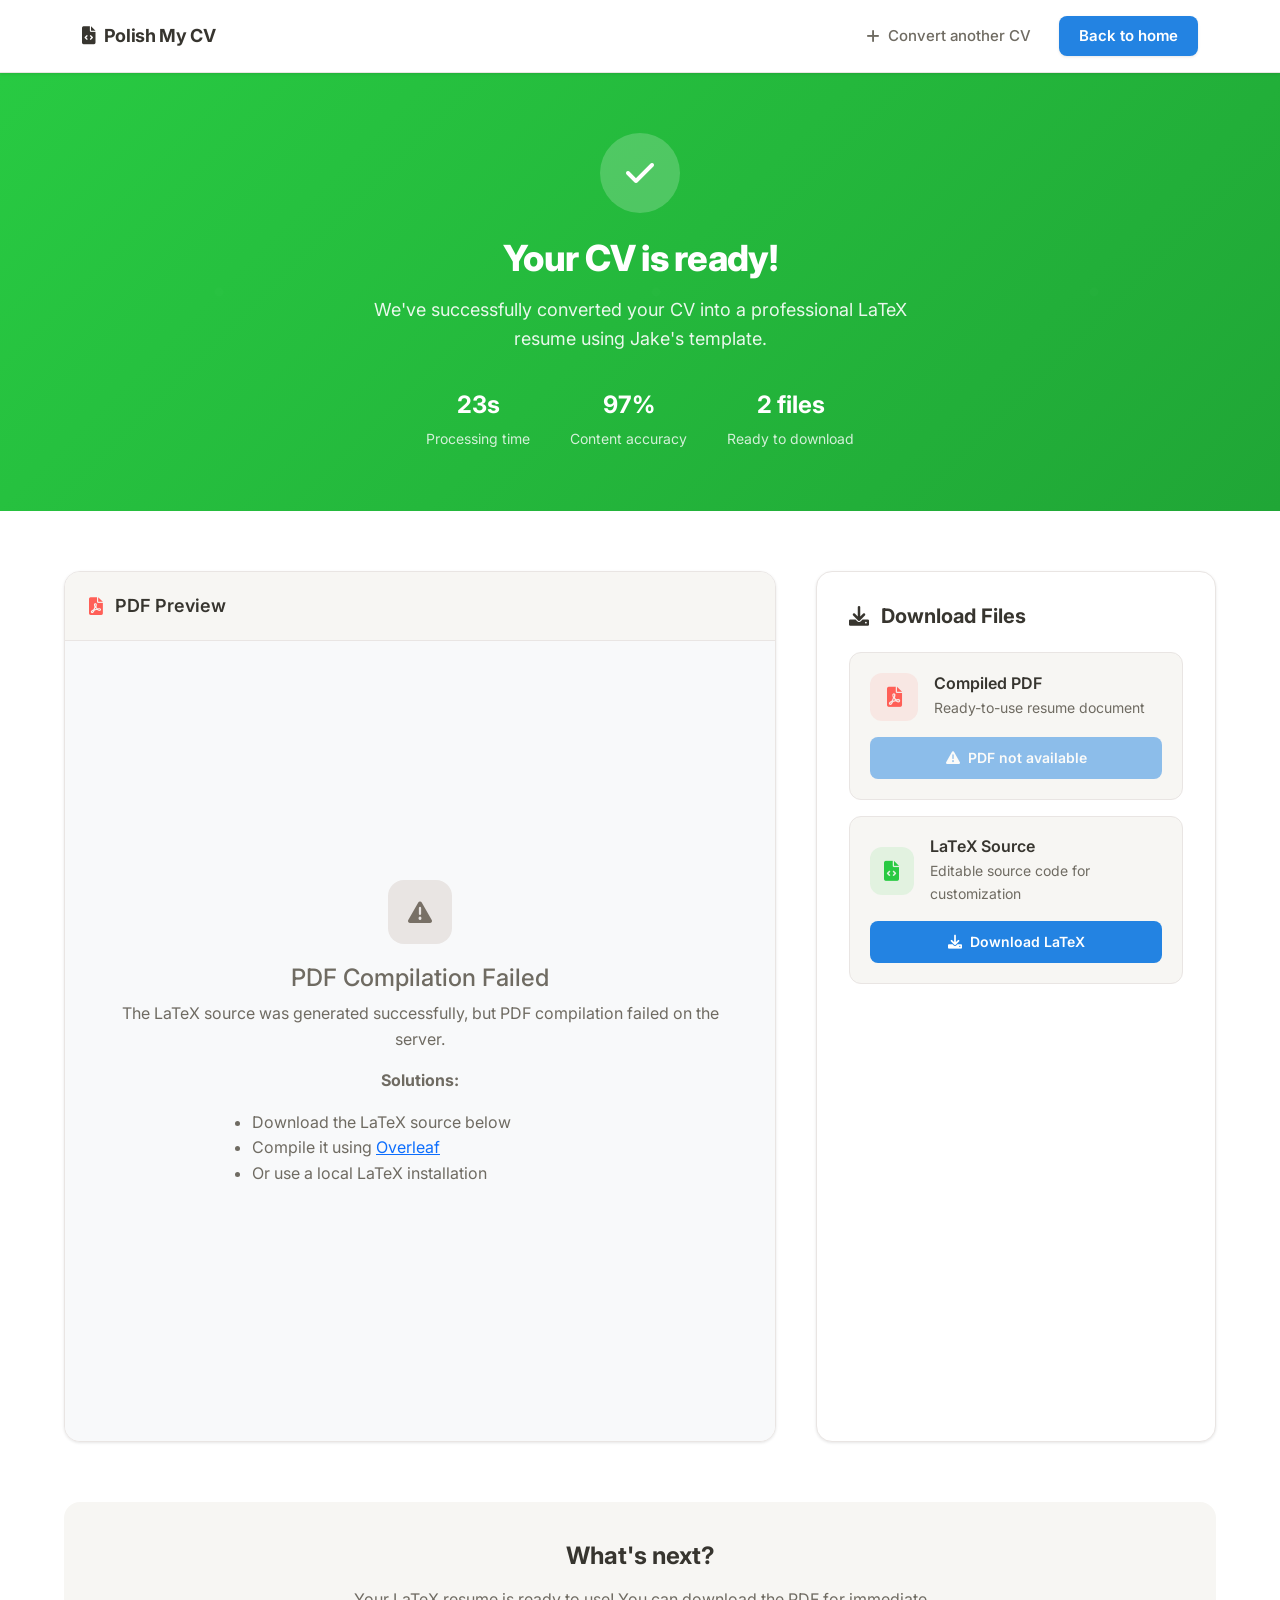
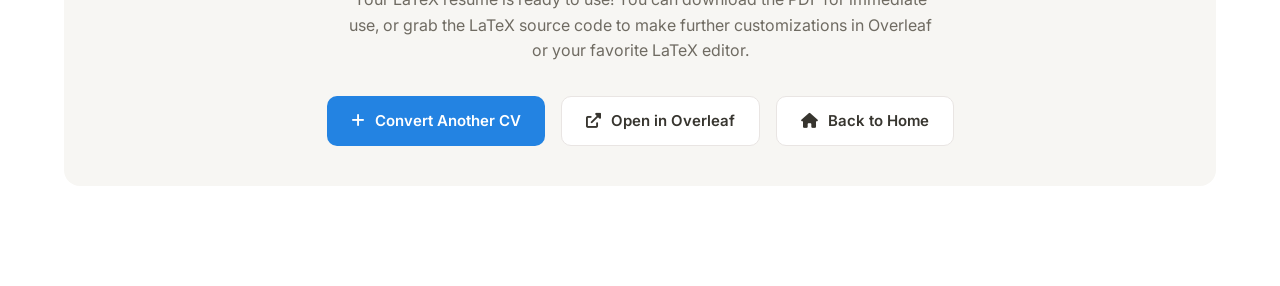
<file: templates/result.html>
<!DOCTYPE html>
<html lang="en">
<head>
    <meta charset="UTF-8">
    <meta name="viewport" content="width=device-width, initial-scale=1.0">
    <title>Processing Complete - Polish My CV</title>
    <link href="https://cdn.jsdelivr.net/npm/bootstrap@5.3.0/dist/css/bootstrap.min.css" rel="stylesheet">
    <link href="https://cdnjs.cloudflare.com/ajax/libs/font-awesome/6.0.0/css/all.min.css" rel="stylesheet">
    <link rel="preconnect" href="https://fonts.googleapis.com">
    <link rel="preconnect" href="https://fonts.gstatic.com" crossorigin>
    <link href="https://fonts.googleapis.com/css2?family=Inter:wght@300;400;500;600;700;800&display=swap" rel="stylesheet">
    <style>
        :root {
            --notion-gray-100: #f7f6f3;
            --notion-gray-200: #e9e5e3;
            --notion-gray-300: #d1ccc7;
            --notion-gray-400: #9b9590;
            --notion-gray-500: #787066;
            --notion-gray-600: #5e5a52;
            --notion-text: #37352f;
            --notion-text-light: #6f6b62;
            --notion-blue: #2383e2;
            --notion-blue-light: #edf3ff;
            --notion-border: #e9e5e3;
            --notion-shadow: 0 1px 3px rgba(0, 0, 0, 0.1);
            --notion-shadow-hover: 0 4px 20px rgba(0, 0, 0, 0.08);
            --notion-shadow-active: 0 8px 32px rgba(0, 0, 0, 0.12);
            --notion-success: #28ca42;
            --notion-warning: #ffbd2e;
            --notion-error: #ff5f57;
        }

        * {
            margin: 0;
            padding: 0;
            box-sizing: border-box;
        }

        body {
            background: white;
            color: var(--notion-text);
            font-family: 'Inter', -apple-system, BlinkMacSystemFont, "Segoe UI", Helvetica, "Apple Color Emoji", Arial, sans-serif;
            line-height: 1.6;
            font-size: 16px;
            font-weight: 400;
            -webkit-font-smoothing: antialiased;
            -moz-osx-font-smoothing: grayscale;
            min-height: 100vh;
        }

        /* Navigation */
        .navbar {
            background: rgba(255, 255, 255, 0.95);
            backdrop-filter: blur(24px);
            -webkit-backdrop-filter: blur(24px);
            border-bottom: 1px solid var(--notion-border);
            padding: 16px 0;
            position: sticky;
            top: 0;
            width: 100%;
            z-index: 1000;
            box-shadow: var(--notion-shadow);
        }

        .navbar-brand {
            font-weight: 700;
            font-size: 18px;
            color: var(--notion-text) !important;
            text-decoration: none;
            letter-spacing: -0.02em;
            transition: all 0.2s ease;
        }

        .navbar-brand:hover {
            color: var(--notion-blue) !important;
        }

        .nav-actions {
            display: flex;
            gap: 12px;
            align-items: center;
        }

        .nav-link {
            color: var(--notion-text-light);
            text-decoration: none;
            font-weight: 500;
            font-size: 15px;
            padding: 8px 16px;
            border-radius: 8px;
            transition: all 0.2s ease;
            display: inline-flex;
            align-items: center;
            gap: 8px;
        }

        .nav-link:hover {
            background: var(--notion-gray-100);
            color: var(--notion-text);
        }

        .nav-cta {
            background: var(--notion-blue);
            color: white !important;
            border-radius: 8px;
            padding: 8px 20px;
            font-weight: 600;
            transition: all 0.2s ease;
            box-shadow: var(--notion-shadow);
        }

        .nav-cta:hover {
            background: #1a75d1 !important;
            color: white !important;
            transform: translateY(-1px);
            box-shadow: var(--notion-shadow-hover);
        }

        /* Success Header */
        .success-header {
            background: linear-gradient(135deg, var(--notion-success) 0%, #20a636 100%);
            color: white;
            padding: 60px 0;
            text-align: center;
            position: relative;
            overflow: hidden;
        }

        .success-header::before {
            content: '';
            position: absolute;
            top: 0;
            left: 0;
            right: 0;
            bottom: 0;
            background: url('data:image/svg+xml,<svg xmlns="http://www.w3.org/2000/svg" viewBox="0 0 100 100"><defs><pattern id="grain" width="100" height="100" patternUnits="userSpaceOnUse"><circle cx="50" cy="50" r="1" fill="%23ffffff" opacity="0.1"/></pattern></defs><rect width="100" height="100" fill="url(%23grain)"/></svg>');
            opacity: 0.1;
        }

        .success-content {
            position: relative;
            z-index: 2;
            max-width: 600px;
            margin: 0 auto;
            padding: 0 24px;
        }

        .success-icon {
            width: 80px;
            height: 80px;
            background: rgba(255, 255, 255, 0.2);
            border-radius: 50%;
            display: flex;
            align-items: center;
            justify-content: center;
            margin: 0 auto 24px;
            font-size: 32px;
            animation: successPulse 2s infinite;
        }

        @keyframes successPulse {
            0%, 100% { transform: scale(1); }
            50% { transform: scale(1.05); }
        }

        .success-title {
            font-size: 36px;
            font-weight: 800;
            margin-bottom: 16px;
            letter-spacing: -0.02em;
        }

        .success-subtitle {
            font-size: 18px;
            opacity: 0.9;
            margin-bottom: 32px;
        }

        .processing-stats {
            display: flex;
            justify-content: center;
            gap: 40px;
            margin-top: 32px;
        }

        .stat-item {
            text-align: center;
        }

        .stat-value {
            font-size: 24px;
            font-weight: 700;
            margin-bottom: 4px;
        }

        .stat-label {
            font-size: 14px;
            opacity: 0.8;
        }

        /* Main Content */
        .main-content {
            max-width: 1200px;
            margin: 0 auto;
            padding: 60px 24px 100px;
        }

        .content-grid {
            display: grid;
            grid-template-columns: 1fr 400px;
            gap: 40px;
            margin-bottom: 60px;
        }

        /* PDF Preview */
        .preview-section {
            background: white;
            border-radius: 16px;
            border: 1px solid var(--notion-border);
            overflow: hidden;
            box-shadow: var(--notion-shadow);
            position: relative;
        }

        .preview-header {
            background: var(--notion-gray-100);
            padding: 20px 24px;
            border-bottom: 1px solid var(--notion-border);
            display: flex;
            align-items: center;
            justify-content: between;
        }

        .preview-title {
            font-size: 18px;
            font-weight: 600;
            color: var(--notion-text);
            display: flex;
            align-items: center;
            gap: 12px;
        }

        .pdf-viewer {
            width: 100%;
            height: 800px;
            border: none;
            background: #f8f9fa;
            display: flex;
            align-items: center;
            justify-content: center;
        }

        .no-preview {
            text-align: center;
            padding: 60px 40px;
            color: var(--notion-text-light);
        }

        .no-preview-icon {
            width: 64px;
            height: 64px;
            background: var(--notion-gray-200);
            border-radius: 16px;
            display: flex;
            align-items: center;
            justify-content: center;
            margin: 0 auto 20px;
            font-size: 24px;
            color: var(--notion-gray-500);
        }

        /* Download Cards */
        .downloads-section {
            background: white;
            border-radius: 16px;
            border: 1px solid var(--notion-border);
            padding: 32px;
            box-shadow: var(--notion-shadow);
            position: sticky;
            top: 100px;
        }

        .downloads-title {
            font-size: 20px;
            font-weight: 700;
            color: var(--notion-text);
            margin-bottom: 24px;
            display: flex;
            align-items: center;
            gap: 12px;
        }

        .download-card {
            background: var(--notion-gray-100);
            border-radius: 12px;
            padding: 20px;
            margin-bottom: 16px;
            transition: all 0.2s ease;
            border: 1px solid var(--notion-border);
        }

        .download-card:hover {
            background: white;
            box-shadow: var(--notion-shadow);
            transform: translateY(-2px);
        }

        .download-header {
            display: flex;
            align-items: center;
            margin-bottom: 16px;
        }

        .download-icon {
            width: 48px;
            height: 48px;
            border-radius: 12px;
            display: flex;
            align-items: center;
            justify-content: center;
            font-size: 20px;
            margin-right: 16px;
        }

        .pdf-download .download-icon {
            background: rgba(255, 95, 87, 0.1);
            color: var(--notion-error);
        }

        .latex-download .download-icon {
            background: rgba(40, 202, 66, 0.1);
            color: var(--notion-success);
        }

        .download-info h4 {
            font-size: 16px;
            font-weight: 600;
            color: var(--notion-text);
            margin-bottom: 4px;
        }

        .download-info p {
            font-size: 14px;
            color: var(--notion-text-light);
            margin: 0;
        }

        .download-button {
            background: var(--notion-blue);
            color: white;
            padding: 10px 20px;
            border: none;
            border-radius: 8px;
            font-weight: 600;
            font-size: 14px;
            transition: all 0.2s ease;
            text-decoration: none;
            display: inline-flex;
            align-items: center;
            gap: 8px;
            width: 100%;
            justify-content: center;
        }

        .download-button:hover {
            background: #1a75d1;
            color: white;
            transform: translateY(-1px);
            box-shadow: var(--notion-shadow);
        }

        /* Next Steps */
        .next-steps {
            background: var(--notion-gray-100);
            border-radius: 16px;
            padding: 40px;
            text-align: center;
        }

        .next-steps h3 {
            font-size: 24px;
            font-weight: 700;
            color: var(--notion-text);
            margin-bottom: 16px;
        }

        .next-steps p {
            font-size: 16px;
            color: var(--notion-text-light);
            margin-bottom: 32px;
            max-width: 600px;
            margin-left: auto;
            margin-right: auto;
        }

        .action-buttons {
            display: flex;
            justify-content: center;
            gap: 16px;
            flex-wrap: wrap;
        }

        .action-btn {
            padding: 12px 24px;
            border-radius: 10px;
            font-weight: 600;
            font-size: 15px;
            transition: all 0.2s ease;
            text-decoration: none;
            display: inline-flex;
            align-items: center;
            gap: 10px;
        }

        .btn-primary {
            background: var(--notion-blue);
            color: white;
            border: none;
        }

        .btn-primary:hover {
            background: #1a75d1;
            color: white;
            transform: translateY(-1px);
            box-shadow: var(--notion-shadow);
        }

        .btn-secondary {
            background: white;
            color: var(--notion-text);
            border: 1px solid var(--notion-border);
        }

        .btn-secondary:hover {
            background: var(--notion-gray-100);
            color: var(--notion-text);
            transform: translateY(-1px);
        }

        /* Responsive */
        @media (max-width: 768px) {
            .content-grid {
                grid-template-columns: 1fr;
                gap: 32px;
            }

            .downloads-section {
                position: static;
            }

            .processing-stats {
                flex-direction: column;
                gap: 20px;
            }

            .action-buttons {
                flex-direction: column;
                align-items: center;
            }

            .action-btn {
                width: 100%;
                max-width: 300px;
                justify-content: center;
            }

            .success-title {
                font-size: 28px;
            }

            .pdf-viewer {
                height: 600px;
            }
        }

        /* Animations */
        @keyframes fadeInUp {
            from {
                opacity: 0;
                transform: translateY(30px);
            }
            to {
                opacity: 1;
                transform: translateY(0);
            }
        }

        .animate-fadeup {
            animation: fadeInUp 0.6s ease-out forwards;
        }
    </style>
</head>
<body>
    <!-- Navigation -->
    <nav class="navbar">
        <div class="container">
            <a class="navbar-brand" href="/">
                <i class="fas fa-file-code me-2"></i>Polish My CV
            </a>
            <div class="nav-actions">
                <a href="/upload" class="nav-link">
                    <i class="fas fa-plus"></i>
                    Convert another CV
                </a>
                <a href="/" class="nav-link nav-cta">
                    Back to home
                </a>
            </div>
        </div>
    </nav>

    <!-- Success Header -->
    <section class="success-header">
        <div class="success-content">
            <div class="success-icon">
                <i class="fas fa-check"></i>
            </div>
            <h1 class="success-title">Your CV is ready!</h1>
            <p class="success-subtitle">
                We've successfully converted your CV into a professional LaTeX resume using Jake's template.
            </p>
            <div class="processing-stats">
                <div class="stat-item">
                    <div class="stat-value">23s</div>
                    <div class="stat-label">Processing time</div>
                </div>
                <div class="stat-item">
                    <div class="stat-value">97%</div>
                    <div class="stat-label">Content accuracy</div>
                </div>
                <div class="stat-item">
                    <div class="stat-value">2 files</div>
                    <div class="stat-label">Ready to download</div>
                </div>
            </div>
        </div>
    </section>

    <!-- Main Content -->
    <div class="main-content">
        <div class="content-grid">
            <!-- PDF Preview -->
            <div class="preview-section animate-fadeup">
                <div class="preview-header">
                    <div class="preview-title">
                        <i class="fas fa-file-pdf" style="color: var(--notion-error);"></i>
                        PDF Preview
                    </div>
                </div>
                <div class="pdf-viewer" id="pdfViewer">
                    <div class="no-preview">
                        <div class="no-preview-icon">
                            <i class="fas fa-file-pdf"></i>
                        </div>
                        <h4>PDF Preview Not Available</h4>
                        <p>Your PDF has been generated successfully. Use the download button to view the file.</p>
                    </div>
                </div>
            </div>

            <!-- Downloads Section -->
            <div class="downloads-section animate-fadeup">
                <h3 class="downloads-title">
                    <i class="fas fa-download"></i>
                    Download Files
                </h3>

                <!-- PDF Download -->
                <div class="download-card pdf-download">
                    <div class="download-header">
                        <div class="download-icon">
                            <i class="fas fa-file-pdf"></i>
                        </div>
                        <div class="download-info">
                            <h4>Compiled PDF</h4>
                            <p>Ready-to-use resume document</p>
                        </div>
                    </div>
                    <a href="#" id="pdfDownloadBtn" class="download-button">
                        <i class="fas fa-download"></i>
                        Download PDF
                    </a>
                </div>

                <!-- LaTeX Download -->
                <div class="download-card latex-download">
                    <div class="download-header">
                        <div class="download-icon">
                            <i class="fas fa-file-code"></i>
                        </div>
                        <div class="download-info">
                            <h4>LaTeX Source</h4>
                            <p>Editable source code for customization</p>
                        </div>
                    </div>
                    <a href="#" id="latexDownloadBtn" class="download-button">
                        <i class="fas fa-download"></i>
                        Download LaTeX
                    </a>
                </div>
            </div>
        </div>

        <!-- Next Steps -->
        <div class="next-steps animate-fadeup">
            <h3>What's next?</h3>
            <p>
                Your LaTeX resume is ready to use! You can download the PDF for immediate use, 
                or grab the LaTeX source code to make further customizations in Overleaf or your favorite LaTeX editor.
            </p>
            <div class="action-buttons">
                <a href="/upload" class="action-btn btn-primary">
                    <i class="fas fa-plus"></i>
                    Convert Another CV
                </a>
                <a href="https://www.overleaf.com" target="_blank" class="action-btn btn-secondary">
                    <i class="fas fa-external-link-alt"></i>
                    Open in Overleaf
                </a>
                <a href="/" class="action-btn btn-secondary">
                    <i class="fas fa-home"></i>
                    Back to Home
                </a>
            </div>
        </div>
    </div>

    <script src="https://cdn.jsdelivr.net/npm/bootstrap@5.3.0/dist/js/bootstrap.bundle.min.js"></script>
    <script>
        document.addEventListener('DOMContentLoaded', function() {
            // Get URL parameters
            const urlParams = new URLSearchParams(window.location.search);
            
            // Support both old format (upload) and new format (create-cv)
            const pdfUrl = urlParams.get('pdf') || (urlParams.get('pdf_file') ? `/preview/${urlParams.get('pdf_file')}` : null);
            const latexUrl = (urlParams.get('latex') ? `/download/${urlParams.get('latex')}` : null) || 
                            (urlParams.get('latex_file') ? `/download/${urlParams.get('latex_file')}` : null);
            
            // Handle PDF download URL - check for pdf parameter first, then pdf_download, then pdf_file
            const pdfDownloadUrl = (urlParams.get('pdf') ? `/download/${urlParams.get('pdf')}` : null) || 
                                   urlParams.get('pdf_download') || 
                                   (urlParams.get('pdf_file') ? `/download/${urlParams.get('pdf_file')}` : null);

            console.log('URL Parameters:', {
                pdf: urlParams.get('pdf'),
                latex: urlParams.get('latex'),
                pdf_download: urlParams.get('pdf_download'),
                pdf_file: urlParams.get('pdf_file'),
                latex_file: urlParams.get('latex_file')
            });

            console.log('Resolved URLs:', {
                pdfUrl,
                latexUrl,
                pdfDownloadUrl
            });

            // Set up PDF preview
            if (pdfUrl) {
                const pdfViewer = document.getElementById('pdfViewer');
                pdfViewer.innerHTML = `<iframe src="/preview/${urlParams.get('pdf')}" width="100%" height="100%" frameborder="0"></iframe>`;
            }

            // Set up download buttons
            if (pdfDownloadUrl) {
                const pdfDownloadBtn = document.getElementById('pdfDownloadBtn');
                pdfDownloadBtn.href = pdfDownloadUrl;
                pdfDownloadBtn.addEventListener('click', function(e) {
                    // Add download animation
                    this.innerHTML = '<i class="fas fa-spinner fa-spin"></i> Downloading...';
                    setTimeout(() => {
                        this.innerHTML = '<i class="fas fa-check"></i> Downloaded!';
                        setTimeout(() => {
                            this.innerHTML = '<i class="fas fa-download"></i> Download PDF';
                        }, 2000);
                    }, 1000);
                });
            } else {
                // Hide or disable PDF download if not available
                const pdfDownloadBtn = document.getElementById('pdfDownloadBtn');
                pdfDownloadBtn.style.opacity = '0.5';
                pdfDownloadBtn.innerHTML = '<i class="fas fa-exclamation-triangle"></i> PDF not available';
                pdfDownloadBtn.onclick = function(e) {
                    e.preventDefault();
                    alert('PDF compilation failed on the server. This might be due to missing LaTeX packages.\n\nYou can:\n1. Download the LaTeX source and compile it locally\n2. Use Overleaf to compile the LaTeX code\n3. Contact support if this issue persists');
                };
                
                // Update the preview section too
                const pdfViewer = document.getElementById('pdfViewer');
                pdfViewer.innerHTML = `
                    <div class="no-preview">
                        <div class="no-preview-icon">
                            <i class="fas fa-exclamation-triangle"></i>
                        </div>
                        <h4>PDF Compilation Failed</h4>
                        <p>The LaTeX source was generated successfully, but PDF compilation failed on the server.</p>
                        <p><strong>Solutions:</strong></p>
                        <ul style="text-align: left; max-width: 400px; margin: 16px auto;">
                            <li>Download the LaTeX source below</li>
                            <li>Compile it using <a href="https://www.overleaf.com" target="_blank">Overleaf</a></li>
                            <li>Or use a local LaTeX installation</li>
                        </ul>
                    </div>
                `;
            }

            if (latexUrl) {
                const latexDownloadBtn = document.getElementById('latexDownloadBtn');
                latexDownloadBtn.href = latexUrl;
                latexDownloadBtn.addEventListener('click', function(e) {
                    // Add download animation
                    this.innerHTML = '<i class="fas fa-spinner fa-spin"></i> Downloading...';
                    setTimeout(() => {
                        this.innerHTML = '<i class="fas fa-check"></i> Downloaded!';
                        setTimeout(() => {
                            this.innerHTML = '<i class="fas fa-download"></i> Download LaTeX';
                        }, 2000);
                    }, 1000);
                });
            }

            // Animate elements on scroll
            const observer = new IntersectionObserver((entries) => {
                entries.forEach(entry => {
                    if (entry.isIntersecting) {
                        entry.target.style.opacity = '1';
                        entry.target.style.transform = 'translateY(0)';
                    }
                });
            }, { threshold: 0.1 });

            document.querySelectorAll('.animate-fadeup').forEach(el => {
                el.style.opacity = '0';
                el.style.transform = 'translateY(30px)';
                el.style.transition = 'opacity 0.6s ease, transform 0.6s ease';
                observer.observe(el);
            });

            // Add smooth scrolling for internal links
            document.querySelectorAll('a[href^="#"]').forEach(anchor => {
                anchor.addEventListener('click', function (e) {
                    e.preventDefault();
                    const target = document.querySelector(this.getAttribute('href'));
                    if (target) {
                        target.scrollIntoView({
                            behavior: 'smooth',
                            block: 'start'
                        });
                    }
                });
            });

            // Enhanced hover effects
            document.querySelectorAll('.download-card').forEach(card => {
                card.addEventListener('mouseenter', function() {
                    this.style.transform = 'translateY(-4px)';
                });
                
                card.addEventListener('mouseleave', function() {
                    this.style.transform = 'translateY(0)';
                });
            });
        });
    </script>
</body>
</html>
</file>
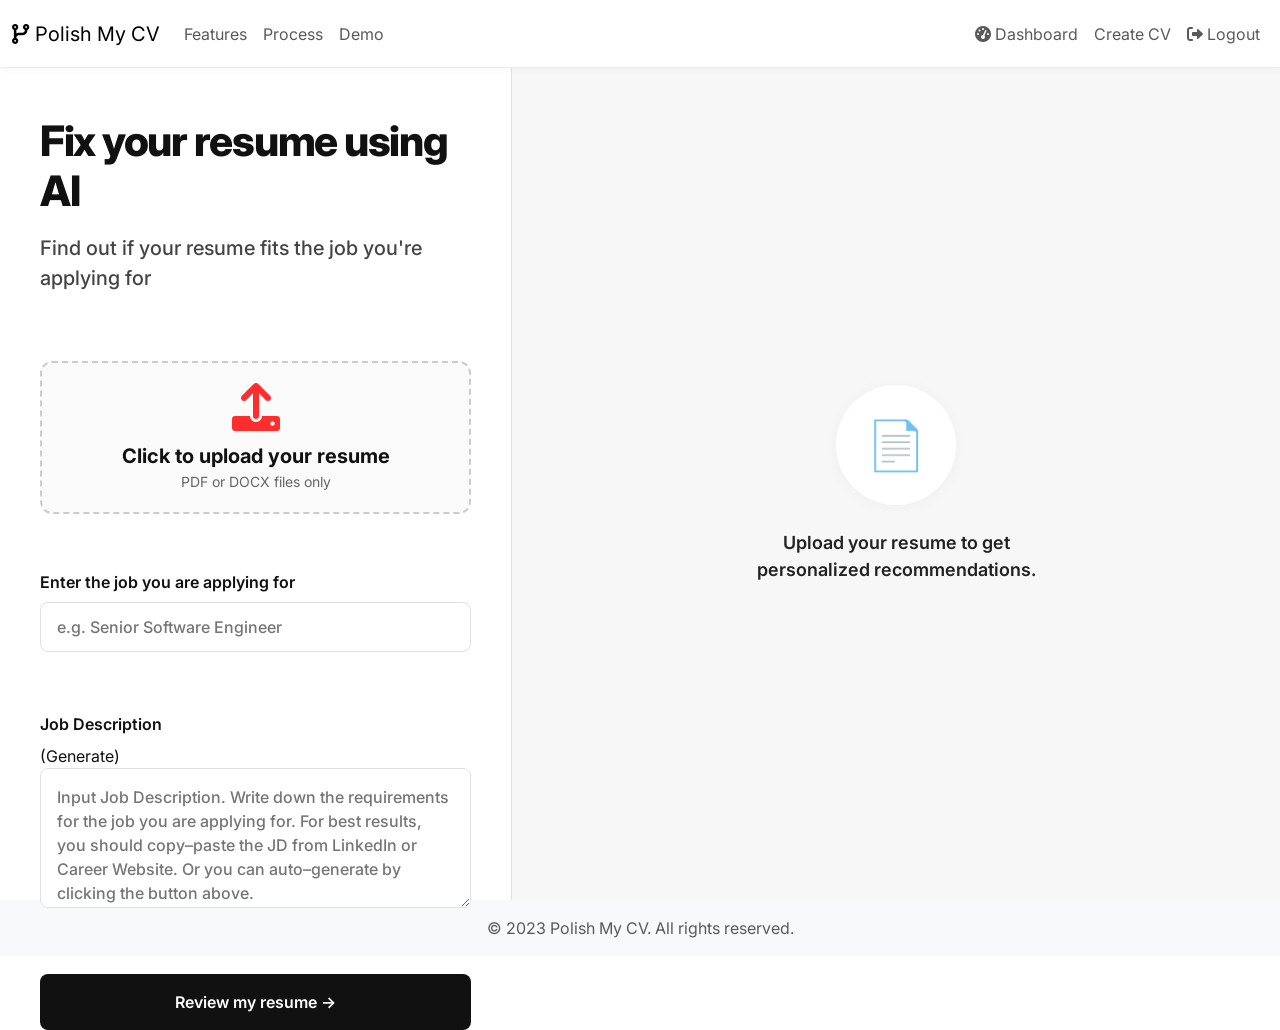
<file: templates/upload.html>
<!DOCTYPE html>
<html lang="en">
<head>
    <meta charset="UTF-8">
    <meta name="viewport" content="width=device-width, initial-scale=1.0">
    <title>Upload Your CV - Polish My CV</title>
    <link href="https://cdn.jsdelivr.net/npm/bootstrap@5.3.0/dist/css/bootstrap.min.css" rel="stylesheet">
    <link href="https://cdnjs.cloudflare.com/ajax/libs/font-awesome/6.0.0/css/all.min.css" rel="stylesheet">
    <link rel="preconnect" href="https://fonts.googleapis.com">
    <link rel="preconnect" href="https://fonts.gstatic.com" crossorigin>
    <link href="https://fonts.googleapis.com/css2?family=Inter:wght@300;400;500;600;700;800;900&display=swap" rel="stylesheet">
    <style>
        :root {
            --red-accent: #ff2d2d;
            --black: #111;
            --gray: #444;
            --light-gray: #f7f7f7;
            --card-radius: 20px;
            --shadow: 0 4px 32px rgba(0,0,0,0.06);
        }
        * { margin: 0; padding: 0; box-sizing: border-box; }
        body {
            background: #fff;
            color: var(--black);
            font-family: 'Inter', -apple-system, BlinkMacSystemFont, "Segoe UI", Helvetica, Arial, sans-serif;
            min-height: 100vh;
        }
        .navbar {
            background: #fff;
            border-bottom: 1px solid #ececec;
            box-shadow: 0 2px 8px rgba(0,0,0,0.03);
            padding: 0;
            position: sticky;
            top: 0;
            width: 100%;
            z-index: 1000;
            display: flex;
            align-items: center;
            justify-content: space-between;
            height: 68px;
        }
        .navbar-content {
            width: 100%;
            max-width: 1400px;
            margin: 0 auto;
            display: flex;
            align-items: center;
            justify-content: space-between;
            padding: 0 32px;
            height: 68px;
        }
        .navbar-logo {
            display: flex;
            align-items: center;
            font-weight: 900;
            font-size: 26px;
            color: var(--black);
            text-decoration: none;
            gap: 10px;
            letter-spacing: -0.03em;
        }
        .navbar-logo-icon {
            width: 38px;
            height: 38px;
            background: var(--red-accent);
            border-radius: 10px;
            display: flex;
            align-items: center;
            justify-content: center;
            color: #fff;
            font-size: 22px;
        }
        .navbar-links {
            display: flex;
            align-items: center;
            gap: 24px;
        }
        .navbar-link {
            color: var(--gray);
            font-weight: 700;
            font-size: 17px;
            text-decoration: none;
            text-transform: uppercase;
            transition: color 0.2s;
            letter-spacing: 0.01em;
        }
        .navbar-link:hover {
            color: var(--black);
        }
        .main-section {
            display: flex;
            align-items: stretch;
            justify-content: center;
            min-height: calc(100vh - 68px);
            height: calc(100vh - 68px);
            padding: 0;
            gap: 0;
            background: #f7f7f7;
        }
        .left-col {
            flex: 0 0 40%;
            max-width: 40%;
            min-width: 340px;
            display: flex;
            flex-direction: column;
            align-items: stretch;
            justify-content: stretch;
            background: #fff;
            padding: 0;
            z-index: 2;
            height: 100%;
            border-right: 1px solid #e0e0e0;
        }
        .right-col {
            flex: 0 0 60%;
            max-width: 60%;
            display: flex;
            align-items: center;
            justify-content: center;
            height: calc(100vh - 68px);
            position: relative;
            background: #f7f7f7;
            padding: 0;
        }
        .right-col.review-active {
            display: flex !important;
            flex-direction: column !important;
            align-items: stretch !important;
            justify-content: flex-start !important;
            height: 100% !important;
            width: 100% !important;
            padding: 0 !important;
            flex: 1 1 0 !important;
            min-height: 0 !important;
            max-width: none !important;
        }
        .review-illustration-section {
            width: 100%;
            height: 100%;
            display: flex;
            align-items: center;
            justify-content: center;
        }
        .upload-card {
            background: #fff;
            border-radius: 0;
            box-shadow: none;
            padding: 48px 40px;
            width: 100%;
            height: 100%;
            min-height: 0;
            display: flex;
            flex-direction: column;
            gap: 36px;
            justify-content: space-between;
            box-sizing: border-box;
        }
        .hero-headline {
            font-size: 42px;
            font-weight: 800;
            color: var(--black);
            margin-bottom: 16px;
            line-height: 1.2;
            letter-spacing: -0.03em;
            text-align: left;
        }
        .hero-sub {
            font-size: 20px;
            color: var(--gray);
            font-weight: 500;
            margin-bottom: 32px;
            text-align: left;
            line-height: 1.5;
        }
        .upload-area {
            border: 2px dashed #e0e0e0;
            border-radius: 12px;
            padding: 32px;
            text-align: center;
            margin-bottom: 20px;
            cursor: pointer;
            transition: all 0.2s ease;
            background: #fafafa;
        }
        .upload-area:hover {
            border-color: var(--red-accent);
            background: #fff;
        }
        .job-label {
            font-size: 16px;
            font-weight: 600;
            color: var(--black);
            margin-bottom: 8px;
            text-transform: none;
        }
        .job-select {
            width: 100%;
            border: 1px solid #e0e0e0;
            border-radius: 8px;
            padding: 12px 16px;
            font-size: 16px;
            font-weight: 500;
            margin-bottom: 24px;
            background: #fff;
            color: var(--black);
            text-transform: none;
            transition: all 0.2s ease;
        }
        .job-select:focus {
            border-color: var(--red-accent);
            outline: none;
            box-shadow: 0 0 0 2px rgba(255, 45, 45, 0.1);
        }
        .job-desc-label {
            font-size: 16px;
            font-weight: 600;
            color: var(--black);
            margin-bottom: 8px;
            text-transform: none;
        }
        .job-desc-area {
            width: 100%;
            border: 1px solid #e0e0e0;
            border-radius: 8px;
            padding: 16px;
            font-size: 16px;
            font-weight: 500;
            min-height: 140px;
            margin-bottom: 24px;
            color: var(--black);
            background: #fff;
            resize: vertical;
            transition: all 0.2s ease;
        }
        .job-desc-area:focus {
            border-color: var(--red-accent);
            outline: none;
            box-shadow: 0 0 0 2px rgba(255, 45, 45, 0.1);
        }
        .review-btn {
            background: var(--black);
            color: #fff;
            border: none;
            border-radius: 8px;
            font-size: 16px;
            font-weight: 600;
            padding: 16px 0;
            width: 100%;
            margin-top: 0;
            cursor: pointer;
            text-transform: none;
            letter-spacing: 0;
            transition: all 0.2s ease;
        }
        .review-btn:hover {
            background: #222;
            transform: translateY(-1px);
        }
        .illustration {
            display: flex;
            flex-direction: column;
            align-items: center;
            justify-content: center;
            text-align: center;
            margin: 0;
        }
        .illustration-img {
            width: 180px;
            height: 180px;
            background: #fff;
            border-radius: 50%;
            display: flex;
            align-items: center;
            justify-content: center;
            margin-bottom: 24px;
            box-shadow: 0 2px 16px rgba(0,0,0,0.04);
        }
        .illustration-img svg {
            width: 100px;
            height: 100px;
        }
        .illustration-text {
            font-size: 18px;
            color: #222;
            text-align: center;
            font-weight: 600;
            line-height: 1.5;
            max-width: 300px;
            margin: 0 auto;
        }
        #reviewResults {
            display: none;
        }
        .cv-review-panel {
            width: 100%;
            height: 100%;
            min-height: 0;
            background: #fff;
            border-radius: 12px;
            box-shadow: 0 1px 3px rgba(0,0,0,0.1);
            padding: 32px 24px;
            display: flex;
            flex-direction: column;
            align-items: flex-start;
            justify-content: flex-start;
            font-family: 'Inter', -apple-system, BlinkMacSystemFont, "Segoe UI", Helvetica, Arial, sans-serif;
            box-sizing: border-box;
            margin: 0;
            max-width: none;
            flex: 1 1 0;
            min-height: 0;
            max-height: none;
        }
        .cv-review-score {
            width: 100px;
            height: 100px;
            border-radius: 50%;
            background: linear-gradient(135deg, #ff2d2d 60%, #ff7e5f 100%);
            color: #fff;
            font-size: 2.2rem;
            font-weight: 800;
            display: flex;
            flex-direction: column;
            align-items: center;
            justify-content: center;
            margin-bottom: 24px;
            box-shadow: 0 2px 8px rgba(255,45,45,0.15);
            border: 6px solid #fff;
        }
        .cv-review-score-label {
            font-size: 1rem;
            font-weight: 600;
            margin-top: 2px;
            letter-spacing: 0;
            color: #fff;
        }
        .cv-review-sections {
            width: 100%;
            display: flex;
            flex-direction: column;
            gap: 24px;
            flex: 1 1 0;
            min-height: 0;
            height: 100%;
            overflow-y: auto;
        }
        .cv-review-section {
            background: #fafafa;
            border-radius: 12px;
            padding: 24px;
            box-shadow: none;
            border-left: none;
        }
        .cv-review-section-title {
            font-size: 16px;
            font-weight: 700;
            margin-bottom: 16px;
            display: flex;
            align-items: center;
            gap: 8px;
            letter-spacing: 0;
            color: var(--black);
        }
        .cv-review-section-title i {
            font-size: 16px;
            color: var(--red-accent);
        }
        .cv-review-section ul {
            list-style: none;
            padding: 0;
            margin: 0;
            display: flex;
            flex-direction: column;
            gap: 8px;
        }
        .cv-review-section li {
            background: #fff;
            border-radius: 8px;
            padding: 12px 16px;
            font-size: 14px;
            color: var(--black);
            font-weight: 500;
            box-shadow: 0 1px 2px rgba(0,0,0,0.05);
            border: 1px solid #e0e0e0;
            margin-bottom: 0;
            display: block;
        }
        @media (max-width: 1200px) {
            .main-section {
                flex-direction: column;
                min-height: unset;
                height: auto;
                padding: 0;
            }
            .left-col, .right-col {
                max-width: 100%;
                width: 100%;
                min-width: unset;
                height: auto;
            }
            .upload-card {
                border-radius: 0;
                height: auto;
                padding: 32px 24px;
            }
            .right-col {
                padding: 24px;
            }
        }
        @media (max-width: 900px) {
            .main-section {
                flex-direction: column;
                padding: 20px 0;
            }
            .left-col, .right-col {
                width: 100%;
                min-width: unset;
                max-width: 100vw;
            }
            .upload-card {
                max-width: 100vw;
                padding: 40px 10px;
            }
            .right-col {
                margin-top: 24px;
            }
            .cv-review-panel { padding: 18px 4px; }
            .cv-review-score { width: 80px; height: 80px; font-size: 2rem; }
            .cv-review-section { padding: 16px 8px; }
        }
        @media (max-width: 700px) {
            .hero-headline {
                font-size: 32px;
            }
            .hero-sub {
                font-size: 16px;
            }
            .upload-card {
                padding: 24px 4px;
            }
        }
        .emoji-circle {
            width: 120px;
            height: 120px;
            background: #fff;
            border-radius: 50%;
            display: flex;
            align-items: center;
            justify-content: center;
            box-shadow: 0 2px 16px rgba(0,0,0,0.04);
        }
        .review-overlay {
            position: fixed;
            top: 0;
            left: 0;
            width: 100vw;
            height: 100vh;
            background: #f7f7f7;
            z-index: 2000;
            display: flex;
            align-items: center;
            justify-content: center;
            flex-direction: column;
            transition: opacity 0.5s;
            overflow: auto;
        }
        .review-animation {
            display: flex;
            flex-direction: column;
            align-items: center;
            justify-content: center;
            animation: fadeIn 0.7s;
        }
        .checkmark-circle {
            width: 100px;
            height: 100px;
            border-radius: 50%;
            background: #fff;
            box-shadow: 0 2px 8px rgba(255,45,45,0.15);
            display: flex;
            align-items: center;
            justify-content: center;
            margin-bottom: 18px;
        }
        .checkmark-circle svg {
            width: 60px;
            height: 60px;
            stroke: #28ca42;
            stroke-width: 4;
            stroke-linecap: round;
            stroke-linejoin: round;
            fill: none;
            animation: checkmarkDraw 0.7s cubic-bezier(0.65,0,0.45,1) forwards;
        }
        @keyframes checkmarkDraw {
            0% { stroke-dasharray: 0, 100; }
            100% { stroke-dasharray: 100, 0; }
        }
        .reviewed-text {
            font-size: 2.2rem;
            font-weight: 800;
            color: #28ca42;
            margin-bottom: 12px;
            letter-spacing: -0.02em;
            animation: fadeIn 1s;
        }
        @keyframes fadeIn {
            from { opacity: 0; }
            to { opacity: 1; }
        }
        #fullReviewPanel {
            width: 100%;
            max-width: 900px;
            margin: 0 auto;
            padding: 0 16px;
            display: flex;
            flex-direction: column;
            align-items: stretch;
        }
        .full-review-close {
            margin: 24px auto 0 auto;
            padding: 12px 32px;
            background: #ff2d2d;
            color: #fff;
            border: none;
            border-radius: 8px;
            font-size: 1.1rem;
            font-weight: 700;
            cursor: pointer;
            transition: background 0.2s;
        }
        .full-review-close:hover {
            background: #d90000;
        }
        .full-review-card {
            background: #fff;
            border-radius: 16px;
            box-shadow: 0 2px 16px rgba(0,0,0,0.08);
            max-width: 900px;
            width: 100%;
            margin: 40px auto 0 auto;
            padding: 32px 24px 24px 24px;
            display: flex;
            flex-direction: column;
            align-items: stretch;
        }
        .review-overlay-content {
            display: flex;
            width: 100%;
            height: 100%;
            align-items: stretch;
        }
        .review-left, .review-right {
            width: 50%;
            display: flex;
            align-items: center;
            justify-content: center;
            min-height: 0;
        }
        .review-right {
            padding: 32px 10px;
            background: linear-gradient(135deg, #ff2d2d 0%, #ff7e5f 100%);
            color: #fff;
            text-align: center;
        }
        .review-cta-title {
            font-size: 2.5rem;
            font-weight: 900;
            margin-bottom: 18px;
            letter-spacing: -0.03em;
        }
        .review-cta-desc {
            font-size: 1.2rem;
            font-weight: 500;
            margin-bottom: 32px;
            color: #fff;
            opacity: 0.95;
        }
        .review-cta-btn {
            background: #fff;
            color: #ff2d2d;
            border: none;
            border-radius: 10px;
            font-size: 1.3rem;
            font-weight: 800;
            padding: 18px 44px;
            cursor: pointer;
            box-shadow: 0 2px 12px rgba(0,0,0,0.08);
            transition: background 0.2s, color 0.2s;
        }
        .review-cta-btn:hover {
            background: #ffeaea;
            color: #d90000;
        }
        @media (max-width: 900px) {
            .review-overlay-content {
                flex-direction: column;
            }
            .review-left, .review-right {
                width: 100%;
                min-width: 0;
                min-height: 0;
            }
            .review-right {
                padding: 32px 10px;
            }
        }
    </style>
</head>
<body>
    <!-- Navigation -->
    <nav class="navbar navbar-expand-lg">
        <div class="container-fluid">
            <a class="navbar-brand" href="/">
                <i class="fas fa-code-branch"></i>
                Polish My CV
            </a>
            <button class="navbar-toggler border-0" type="button" data-bs-toggle="collapse" data-bs-target="#navbarNav">
                <i class="fas fa-bars text-white"></i>
            </button>
            <div class="collapse navbar-collapse" id="navbarNav">
                <ul class="navbar-nav me-auto">
                    <li class="nav-item">
                        <a class="nav-link" href="#features">Features</a>
                    </li>
                    <li class="nav-item">
                        <a class="nav-link" href="#how-it-works">Process</a>
                    </li>
                    <li class="nav-item">
                        <a class="nav-link" href="#demo">Demo</a>
                    </li>
                </ul>
                <ul class="navbar-nav">
                    <li class="nav-item">
                        <a class="nav-link" href="/dashboard">
                            <i class="fas fa-tachometer-alt me-1"></i>Dashboard
                        </a>
                    </li>
                    <li class="nav-item">
                        <a class="nav-link" href="/create-cv">Create CV</a>
                    </li>
                    <li class="nav-item">
                        <a class="nav-link" href="/logout">
                            <i class="fas fa-sign-out-alt me-1"></i>Logout
                        </a>
                    </li>
                </ul>
            </div>
        </div>
    </nav>
    <div class="main-section" id="mainSection">
        <div class="left-col" id="leftCol">
            <div class="upload-card">
                <div>
                    <div class="hero-headline">Fix your resume using AI</div>
                    <div class="hero-sub">Find out if your resume fits the job you're applying for</div>
                </div>
                <form id="uploadForm" enctype="multipart/form-data">
                    <div class="upload-area" style="border: 2px dashed #ccc; padding: 20px; text-align: center; margin-bottom: 20px; border-radius: 12px; cursor: pointer;">
                        <input type="file" name="cv_file" id="cv_file" accept=".pdf,.docx" style="display: none;">
                        <div id="uploadText">
                            <i class="fas fa-upload" style="font-size: 48px; color: var(--red-accent); margin-bottom: 10px;"></i>
                            <div style="font-size: 20px; font-weight: bold;">Click to upload your resume</div>
                            <div style="font-size: 14px; color: #666;">PDF or DOCX files only</div>
                        </div>
                    </div>
                </form>
                <div>
                    <div class="job-label">Enter the job you are applying for</div>
                    <input class="job-select" id="jobSelect" list="jobRoles" placeholder="e.g. Senior Software Engineer" autocomplete="off">
                    <datalist id="jobRoles">
                        <option value="Senior Software Engineer">
                        <option value="Product Manager">
                        <option value="Data Scientist">
                        <option value="UX Designer">
                        <option value="Other">
                    </datalist>
                </div>
                <div>
                    <div class="job-desc-row">
                        <div class="job-desc-label">Job Description</div>
                        <span class="generate-link" id="generateLink">(Generate)</span>
                    </div>
                    <textarea class="job-desc-area" id="jobDesc" placeholder="Input Job Description. Write down the requirements for the job you are applying for. For best results, you should copy–paste the JD from LinkedIn or Career Website. Or you can auto–generate by clicking the button above."></textarea>
                </div>
                <button class="review-btn" id="reviewBtn">Review my resume &rarr;</button>
            </div>
        </div>
        <div class="right-col" id="rightCol">
            <section class="review-illustration-section">
                <div class="illustration" id="illustrationBlock">
                    <div class="illustration-img emoji-circle" style="margin-bottom: 24px;">
                        <span id="emojiCycler" style="font-size: 3rem; transition: opacity 0.4s; display: inline-block;">📄</span>
                    </div>
                    <div class="illustration-text">Upload your resume to get personalized recommendations.</div>
                </div>
            </section>
            <div id="reviewResults"></div>
        </div>
        <div id="reviewOverlay" class="review-overlay" style="display:none;">
            <div class="review-animation" id="reviewAnimation">
                <div class="checkmark-circle">
                    <svg viewBox="0 0 52 52"><circle cx="26" cy="26" r="25" fill="none"/><path d="M14 27l7 7 16-16" fill="none"/></svg>
                </div>
                <div class="reviewed-text">Reviewed!</div>
            </div>
            <div id="fullReviewPanel" style="display:none;"></div>
        </div>
    </div>
    <footer class="footer mt-auto py-3 bg-light">
        <div class="container text-center">
            <span class="text-muted">© 2023 Polish My CV. All rights reserved.</span>
        </div>
    </footer>
    <script>
        // Replace the old upload button code with this new implementation
        const uploadArea = document.querySelector('.upload-area');
        const fileInput = document.getElementById('cv_file');
        const uploadText = document.getElementById('uploadText');

        uploadArea.addEventListener('click', () => {
            fileInput.click();
        });

        let extractedText = '';

        fileInput.addEventListener('change', async (e) => {
            if (fileInput.files.length > 0) {
                const fileName = fileInput.files[0].name;
                uploadText.innerHTML = `
                    <i class="fas fa-check" style="font-size: 48px; color: #28ca42; margin-bottom: 10px;"></i>
                    <div style="font-size: 20px; font-weight: bold;">${fileName}</div>
                    <div style="font-size: 14px; color: #666;">Click to change file</div>
                `;
                // Upload the file and get extracted text
                const formData = new FormData();
                formData.append('file', fileInput.files[0]);
                try {
                    const uploadResponse = await fetch('/api/upload', {
                        method: 'POST',
                        body: formData
                    });

                    if (!uploadResponse.ok) {
                        throw new Error('Upload failed');
                    }

                    const uploadData = await uploadResponse.json();

                    if (uploadData.success && uploadData.extracted_text) {
                        extractedText = uploadData.extracted_text;
                    } else {
                        extractedText = '';
                        alert(uploadData.error || 'Failed to extract text from CV.');
                    }
                } catch (err) {
                    extractedText = '';
                    alert('Error uploading CV. Please try again.');
                    console.error('Upload error:', err);
                }
            }
        });

        // Drag and drop support
        uploadArea.addEventListener('dragover', (e) => {
            e.preventDefault();
            uploadArea.style.borderColor = 'var(--red-accent)';
        });

        uploadArea.addEventListener('dragleave', (e) => {
            e.preventDefault();
            uploadArea.style.borderColor = '#ccc';
        });

        uploadArea.addEventListener('drop', (e) => {
            e.preventDefault();
            uploadArea.style.borderColor = '#ccc';
            fileInput.files = e.dataTransfer.files;
            if (fileInput.files.length > 0) {
                const fileName = fileInput.files[0].name;
                uploadText.innerHTML = `
                    <i class="fas fa-check" style="font-size: 48px; color: #28ca42; margin-bottom: 10px;"></i>
                    <div style="font-size: 20px; font-weight: bold;">${fileName}</div>
                    <div style="font-size: 14px; color: #666;">Click to change file</div>
                `;
            }
        });
        // Gemini job description generation
        document.getElementById('generateLink').onclick = async function() {
            const role = document.getElementById('jobSelect').value.trim();
            if (!role) {
                alert('Please enter a job role first.');
                return;
            }
            const jobDescArea = document.getElementById('jobDesc');
            jobDescArea.value = 'Generating job description for "' + role + '"...';
            try {
                const response = await fetch('/generate-job-desc', {
                    method: 'POST',
                    headers: { 'Content-Type': 'application/json' },
                    body: JSON.stringify({ role })
                });
                const data = await response.json();
                if (data && data.description) {
                    jobDescArea.value = data.description;
                } else {
                    jobDescArea.value = '';
                    alert('Could not generate job description.');
                }
            } catch (e) {
                jobDescArea.value = '';
                alert('Error generating job description.');
            }
        };
        // Review my resume button handler
        document.getElementById('reviewBtn').onclick = async function() {
            const role = document.getElementById('jobSelect').value.trim();
            const jobDesc = document.getElementById('jobDesc').value.trim();
            if (!extractedText) {
                alert('Please upload a valid CV file first.');
                return;
            }
            const reviewBtn = document.getElementById('reviewBtn');
            reviewBtn.innerText = 'Reviewing...';
            reviewBtn.disabled = true;
            const reviewResults = document.getElementById('reviewResults');
            reviewResults.style.display = 'none';
            reviewResults.innerHTML = '';
            document.querySelector('.right-col').classList.remove('review-active');
            try {
                console.log('Starting CV review...');
                const response = await fetch('/api/review-cv', {
                    method: 'POST',
                    headers: { 'Content-Type': 'application/json' },
                    body: JSON.stringify({
                        cv_text: extractedText,
                        job_description: jobDesc
                    })
                });
                console.log('Response status:', response.status);
                const data = await response.json();
                console.log('Review API Response:', data);
                console.log('Data has success:', 'success' in data);
                console.log('Data has redirect_url:', 'redirect_url' in data);
                
                if (data.error) {
                    alert('Error: ' + data.error);
                } else if (data.success && data.redirect_url) {
                    // Redirect to the dedicated review page
                    console.log('Redirecting to:', data.redirect_url);
                    console.log('About to redirect...');
                    window.location.href = data.redirect_url;
                    return; // Exit early to prevent fallback code
                } else {
                    console.log('Falling back to old review display');
                    console.log('data.success:', data.success);
                    console.log('data.redirect_url:', data.redirect_url);
                    document.getElementById('illustrationBlock').style.display = 'none';
                    let html = '';
                    html += `
                        <div class="cv-review-panel">
                            <div class="cv-review-score">
                                <span id="cvScore">${data.rating ?? '--'}</span>
                                <div class="cv-review-score-label">Score</div>
                            </div>
                            <div class="cv-review-sections">
                                <div class="cv-review-section strengths">
                                    <div class="cv-review-section-title"><i class="fas fa-thumbs-up"></i> Top 5 Strengths</div>
                                    <ul>${(data.strengths || []).slice(0, 5).map(s => `<li>${s}</li>`).join('')}</ul>
                                </div>
                                <div class="cv-review-section weaknesses">
                                    <div class="cv-review-section-title"><i class="fas fa-thumbs-down"></i> Worst 5 Weaknesses</div>
                                    <ul>${(data.weaknesses || []).slice(0, 5).map(w => `<li>${w}</li>`).join('')}</ul>
                                </div>
                                <div class="cv-review-section suggestions">
                                    <div class="cv-review-section-title"><i class="fas fa-lightbulb"></i> Top Suggestions</div>
                                    <ul>${(data.suggestions || []).slice(0, 5).map(s => `<li>${s}</li>`).join('')}</ul>
                                </div>
                            </div>
                        </div>
                    `;
                    // Hide left and right columns, show overlay
                    document.getElementById('leftCol').style.display = 'none';
                    document.getElementById('rightCol').style.display = 'none';
                    document.getElementById('reviewOverlay').style.display = 'flex';
                    document.getElementById('reviewAnimation').style.display = 'flex';
                    document.getElementById('fullReviewPanel').style.display = 'none';
                    // After 1.5s, hide animation and show review
                    setTimeout(() => {
                        document.getElementById('reviewAnimation').style.display = 'none';
                        document.getElementById('fullReviewPanel').innerHTML = `
                            <div class="review-overlay-content">
                                <div class="review-left">
                                    <div class="full-review-card">
                                        <div class="cv-review-score">
                                            <span id="cvScore">${data.rating ?? '--'}</span>
                                            <div class="cv-review-score-label">Score</div>
                                        </div>
                                        <div class="cv-review-section strengths">
                                            <div class="cv-review-section-title"><i class="fas fa-thumbs-up"></i> Top 5 Strengths</div>
                                            <ul>${(data.strengths || []).slice(0, 5).map(s => `<li>${s}</li>`).join('')}</ul>
                                        </div>
                                        <div class="cv-review-section weaknesses">
                                            <div class="cv-review-section-title"><i class="fas fa-thumbs-down"></i> Worst 5 Weaknesses</div>
                                            <ul>${(data.weaknesses || []).slice(0, 5).map(w => `<li>${w}</li>`).join('')}</ul>
                                        </div>
                                        <div class="cv-review-section suggestions">
                                            <div class="cv-review-section-title"><i class="fas fa-lightbulb"></i> Top Suggestions</div>
                                            <ul>${(data.suggestions || []).slice(0, 5).map(s => `<li>${s}</li>`).join('')}</ul>
                                        </div>
                                        <button class="full-review-close" onclick="window.location.reload()">Upload another CV</button>
                                    </div>
                                </div>
                                <div class="review-right">
                                    <div class="review-cta-title">Generate your perfect resume, today</div>
                                    <div class="review-cta-desc">Transform your CV into a stunning, job-winning resume in seconds. Our AI-powered tool makes it easy!</div>
                                    <button class="review-cta-btn" onclick="generateImprovedResume()">Generate Resume</button>
                                </div>
                            </div>
                        `;
                        document.getElementById('fullReviewPanel').style.display = 'flex';
                    }, 1500);

                    if (data.rating !== undefined && document.getElementById('gaugeScore')) {
                        document.getElementById('gaugeScore').textContent = data.rating;
                    }
                    // Debug: log API response and generated HTML
                    console.log('Review API response:', data);
                    console.log('Review HTML:', html);
                }
            } catch (e) {
                alert('Error reviewing CV.');
            } finally {
                reviewBtn.innerText = 'Review my resume &rarr;';
                reviewBtn.disabled = false;
            }
        };
        // Generate improved resume function
        async function generateImprovedResume() {
            const generateBtn = document.querySelector('.review-cta-btn');
            const originalText = generateBtn.textContent;
            
            // Show loading state
            generateBtn.textContent = 'Generating...';
            generateBtn.disabled = true;
            
            try {
                const response = await fetch('/api/generate-improved-resume', {
                    method: 'POST',
                    headers: { 'Content-Type': 'application/json' }
                });
                
                const data = await response.json();
                
                if (data.success) {
                    // Redirect to the improved resume preview page
                    window.location.href = `/improved-resume-preview/${data.session_id}`;
                } else {
                    alert('Error generating improved resume: ' + (data.error || 'Unknown error'));
                    generateBtn.textContent = originalText;
                    generateBtn.disabled = false;
                }
            } catch (error) {
                console.error('Error:', error);
                alert('Error generating improved resume. Please try again.');
                generateBtn.textContent = originalText;
                generateBtn.disabled = false;
            }
        }

        // Emoji cycling animation
        const emojis = ["📄", "🤖", "✨", "📝", "💼"];
        let emojiIndex = 0;
        const emojiSpan = document.getElementById("emojiCycler");
        setInterval(() => {
            emojiSpan.style.opacity = 0;
            setTimeout(() => {
                emojiIndex = (emojiIndex + 1) % emojis.length;
                emojiSpan.textContent = emojis[emojiIndex];
                emojiSpan.style.opacity = 1;
            }, 400);
        }, 5000);
    </script>
</body>
</html>
</file>
